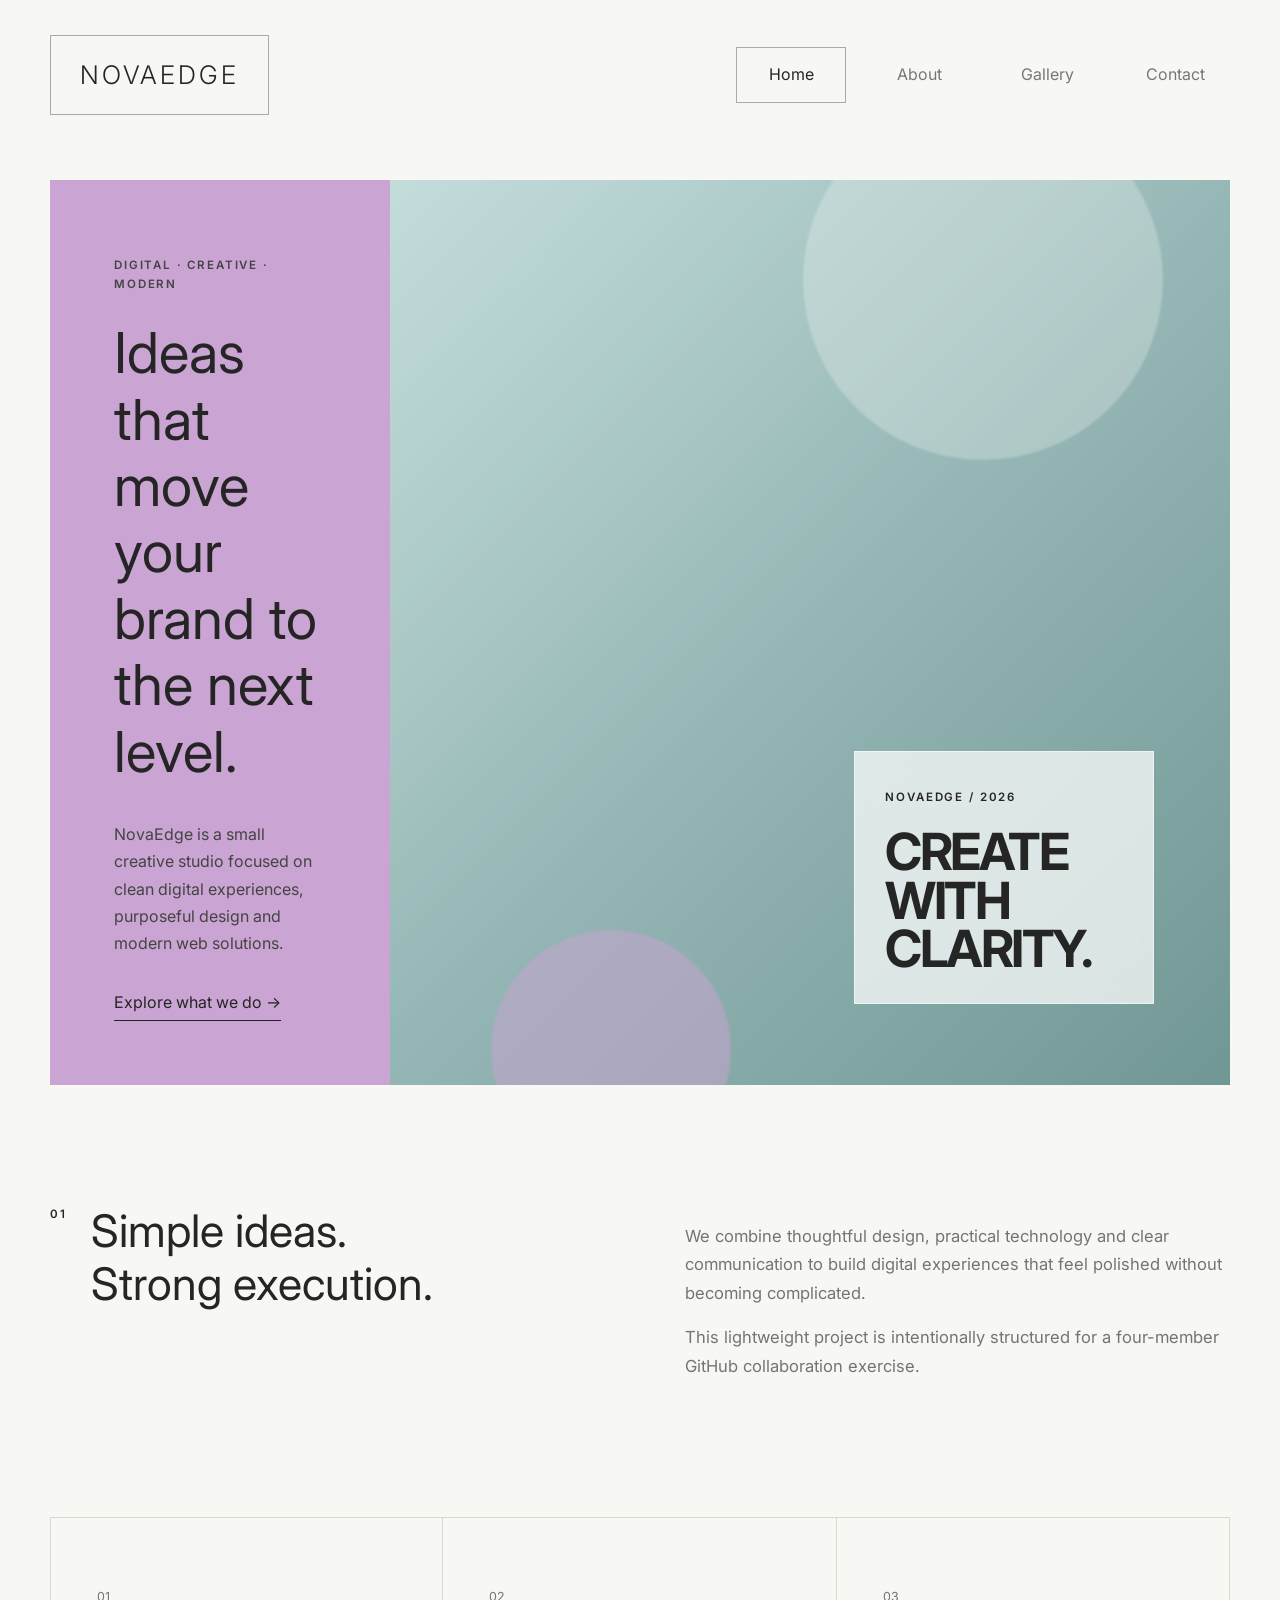
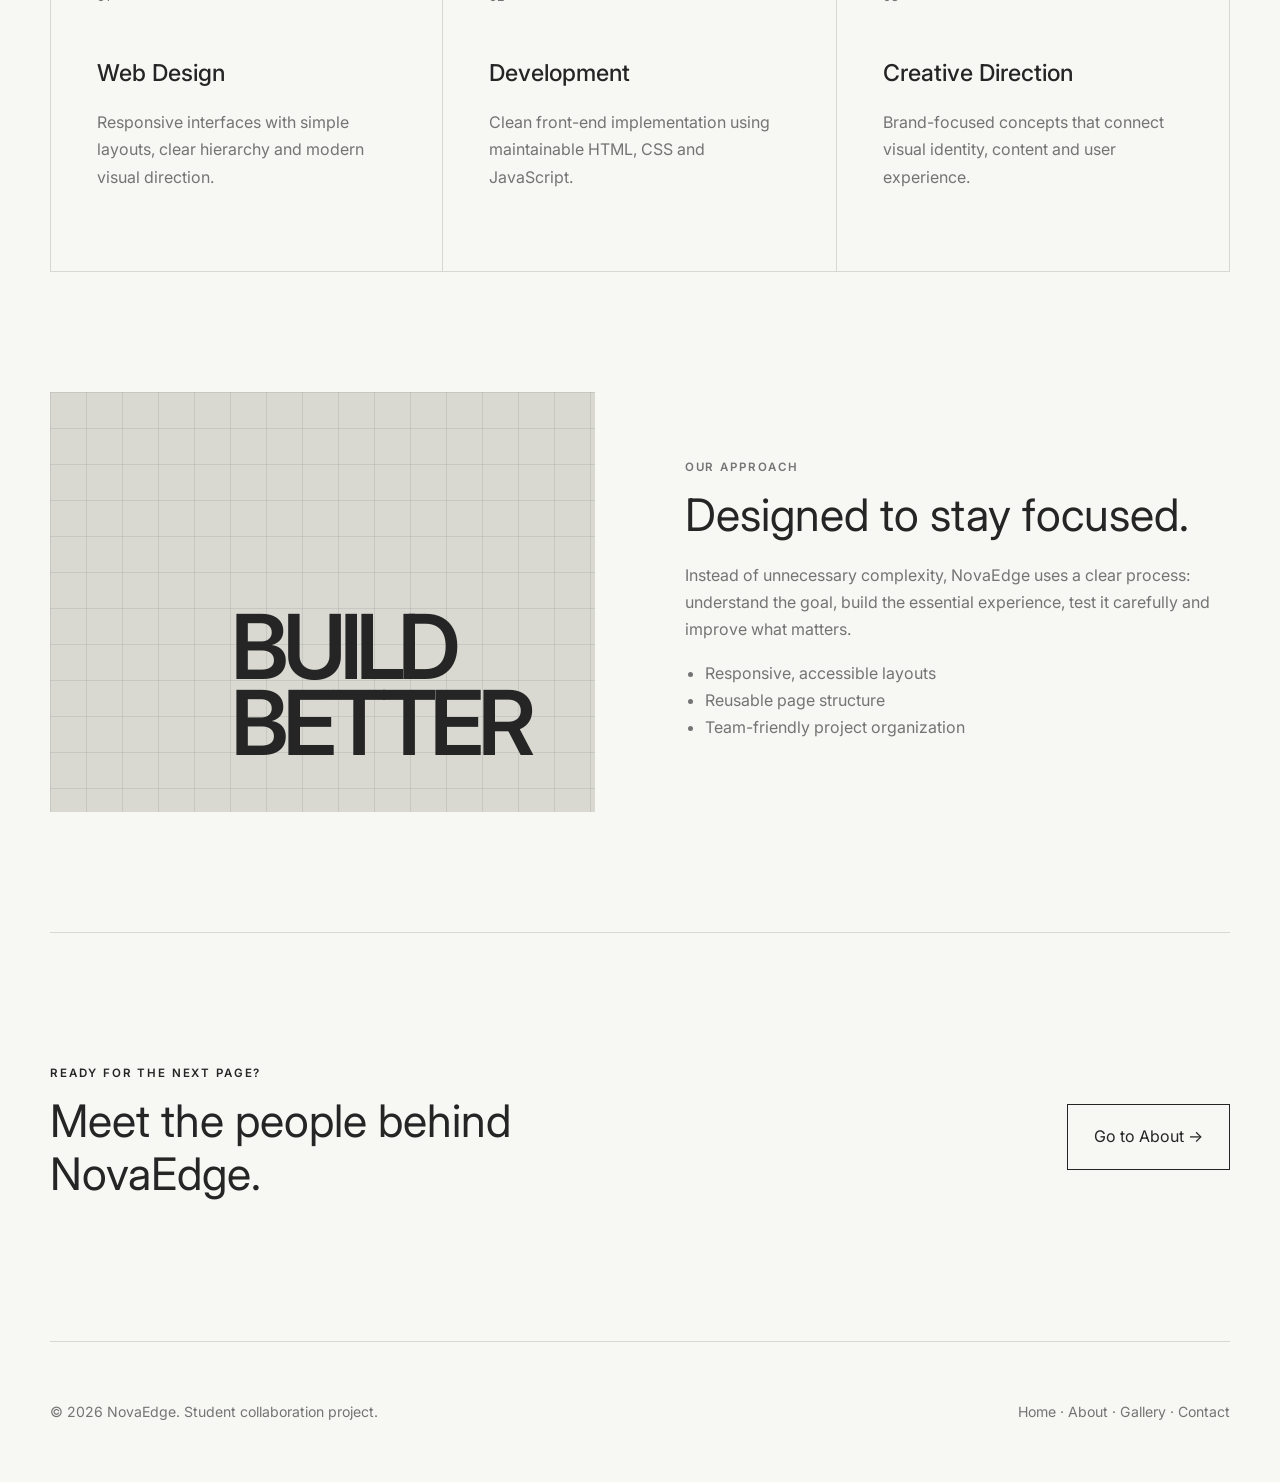
<file: index.html>
<!DOCTYPE html>
<html lang="en">
<head>
  <meta charset="UTF-8" />
  <meta name="viewport" content="width=device-width, initial-scale=1.0" />
  <meta name="description" content="NovaEdge - modern digital and creative agency" />
  <title>NovaEdge | Home</title>
  <link rel="preconnect" href="https://fonts.googleapis.com">
  <link rel="preconnect" href="https://fonts.gstatic.com" crossorigin>
  <link href="https://fonts.googleapis.com/css2?family=Inter:wght@300;400;500;600&display=swap" rel="stylesheet">
  <link rel="stylesheet" href="css/style.css" />
</head>
<body>
  <header class="site-header">
    <a class="brand" href="index.html" aria-label="NovaEdge Home">NOVAEDGE</a>

    <button class="menu-toggle" aria-label="Toggle navigation" aria-expanded="false">
      <span></span><span></span><span></span>
    </button>

    <nav class="nav" aria-label="Primary navigation">
      <a class="active" href="index.html">Home</a>
      <a href="about.html">About</a>
      <a href="gallery.html">Gallery</a>
      <a href="contact.html">Contact</a>
    </nav>
  </header>

  <main>
    <section class="hero section-shell">
      <div class="hero-copy">
        <p class="eyebrow">DIGITAL · CREATIVE · MODERN</p>
        <h1>Ideas that move your brand to the next level.</h1>
        <p>
          NovaEdge is a small creative studio focused on clean digital experiences,
          purposeful design and modern web solutions.
        </p>
        <a class="text-link" href="#services">Explore what we do <span>→</span></a>
      </div>

      <div class="hero-visual" role="img" aria-label="Abstract modern workspace illustration">
        <div class="orb orb-one"></div>
        <div class="orb orb-two"></div>
        <div class="glass-card">
          <span class="mini-label">NOVAEDGE / 2026</span>
          <strong>CREATE<br>WITH<br>CLARITY.</strong>
        </div>
      </div>
    </section>

    <section class="intro section-shell">
      <div class="intro-title">
        <span class="section-number">01</span>
        <h2>Simple ideas.<br>Strong execution.</h2>
      </div>
      <div class="intro-copy">
        <p>
          We combine thoughtful design, practical technology and clear communication
          to build digital experiences that feel polished without becoming complicated.
        </p>
        <p>
          This lightweight project is intentionally structured for a four-member GitHub
          collaboration exercise.
        </p>
      </div>
    </section>

    <section class="services section-shell" id="services">
      <article class="service-card">
        <span>01</span>
        <h3>Web Design</h3>
        <p>Responsive interfaces with simple layouts, clear hierarchy and modern visual direction.</p>
      </article>

      <article class="service-card">
        <span>02</span>
        <h3>Development</h3>
        <p>Clean front-end implementation using maintainable HTML, CSS and JavaScript.</p>
      </article>

      <article class="service-card">
        <span>03</span>
        <h3>Creative Direction</h3>
        <p>Brand-focused concepts that connect visual identity, content and user experience.</p>
      </article>
    </section>

    <section class="feature section-shell">
      <div class="feature-visual">
        <div class="feature-grid"></div>
        <div class="feature-badge">BUILD<br>BETTER</div>
      </div>
      <div class="feature-copy">
        <p class="eyebrow">OUR APPROACH</p>
        <h2>Designed to stay focused.</h2>
        <p>
          Instead of unnecessary complexity, NovaEdge uses a clear process: understand the goal,
          build the essential experience, test it carefully and improve what matters.
        </p>
        <ul>
          <li>Responsive, accessible layouts</li>
          <li>Reusable page structure</li>
          <li>Team-friendly project organization</li>
        </ul>
      </div>
    </section>

    <section class="cta section-shell">
      <div>
        <p class="eyebrow">READY FOR THE NEXT PAGE?</p>
        <h2>Meet the people behind NovaEdge.</h2>
      </div>
      <a class="cta-button" href="about.html">Go to About <span>→</span></a>
    </section>
  </main>

  <footer class="site-footer section-shell">
    <p>© <span id="year"></span> NovaEdge. Student collaboration project.</p>
    <p>Home · About · Gallery · Contact</p>
  </footer>

  <script src="js/main.js"></script>
</body>
</html>
</file>
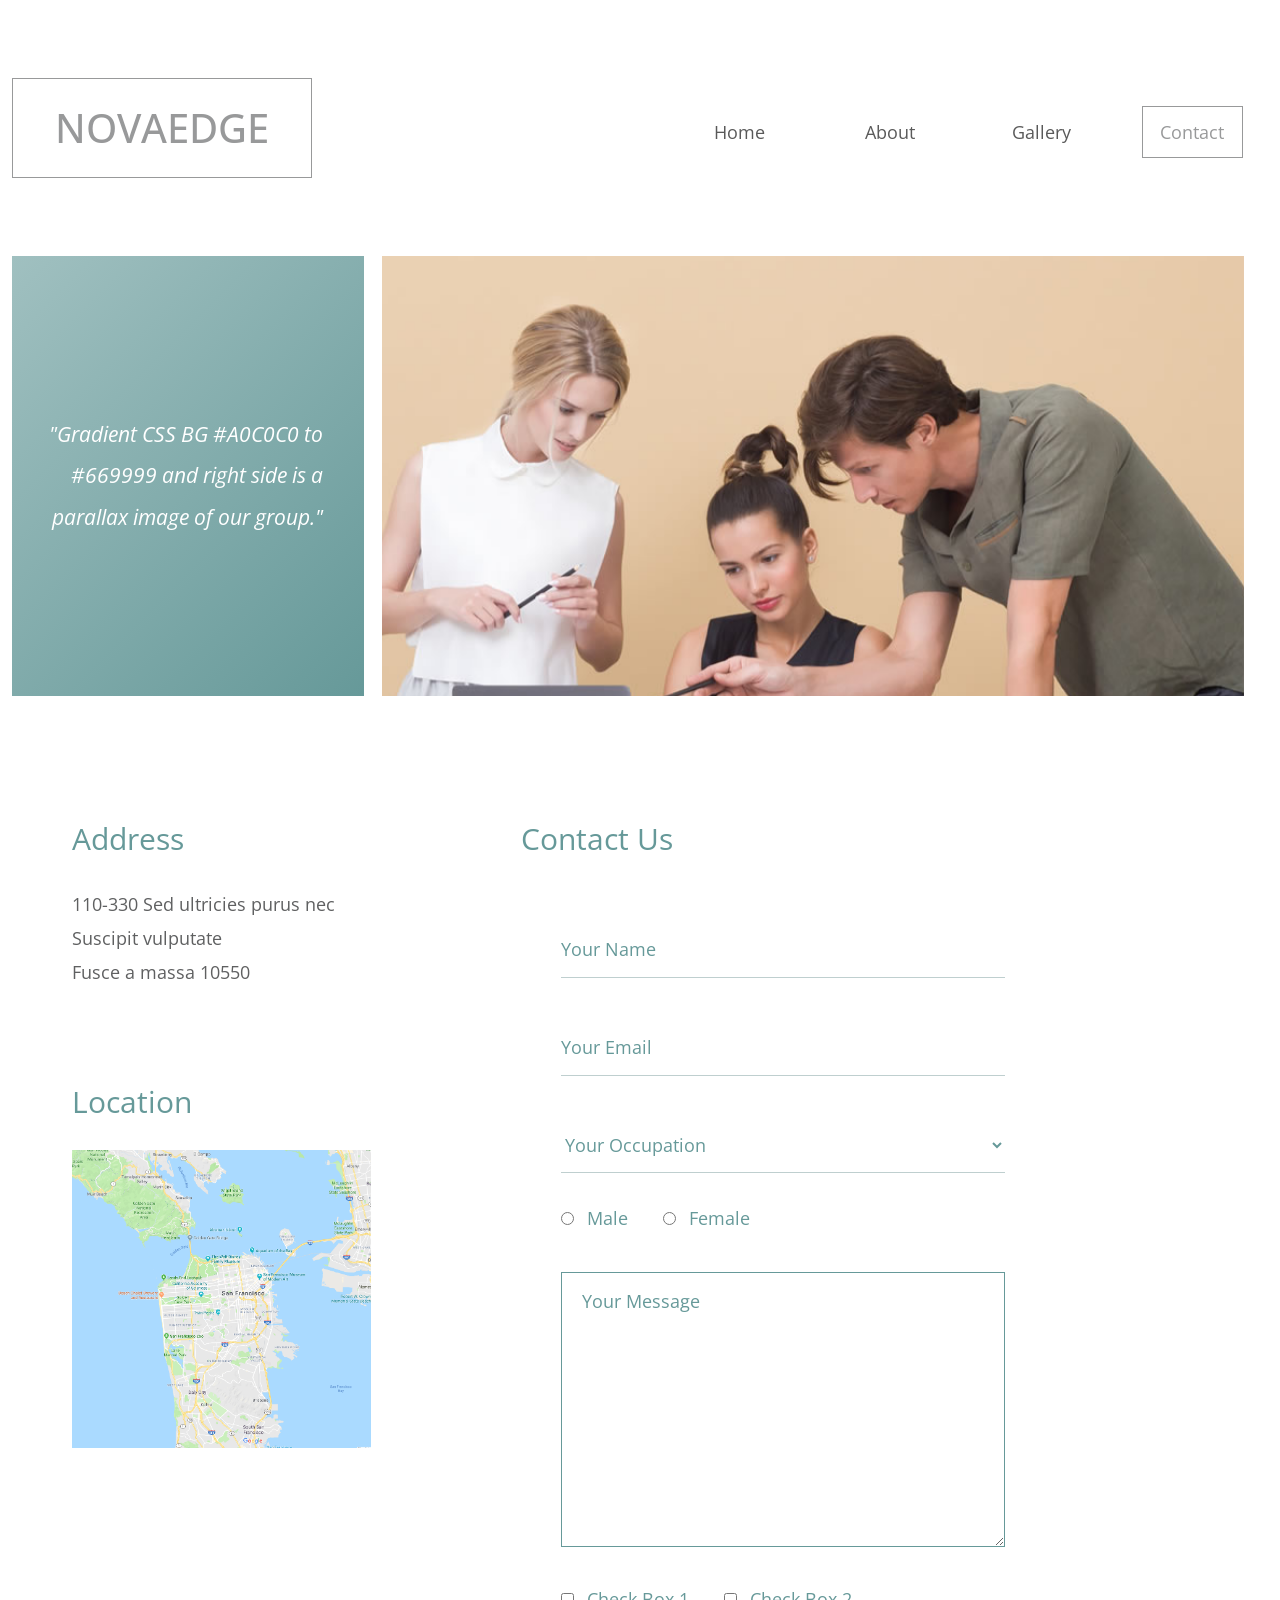
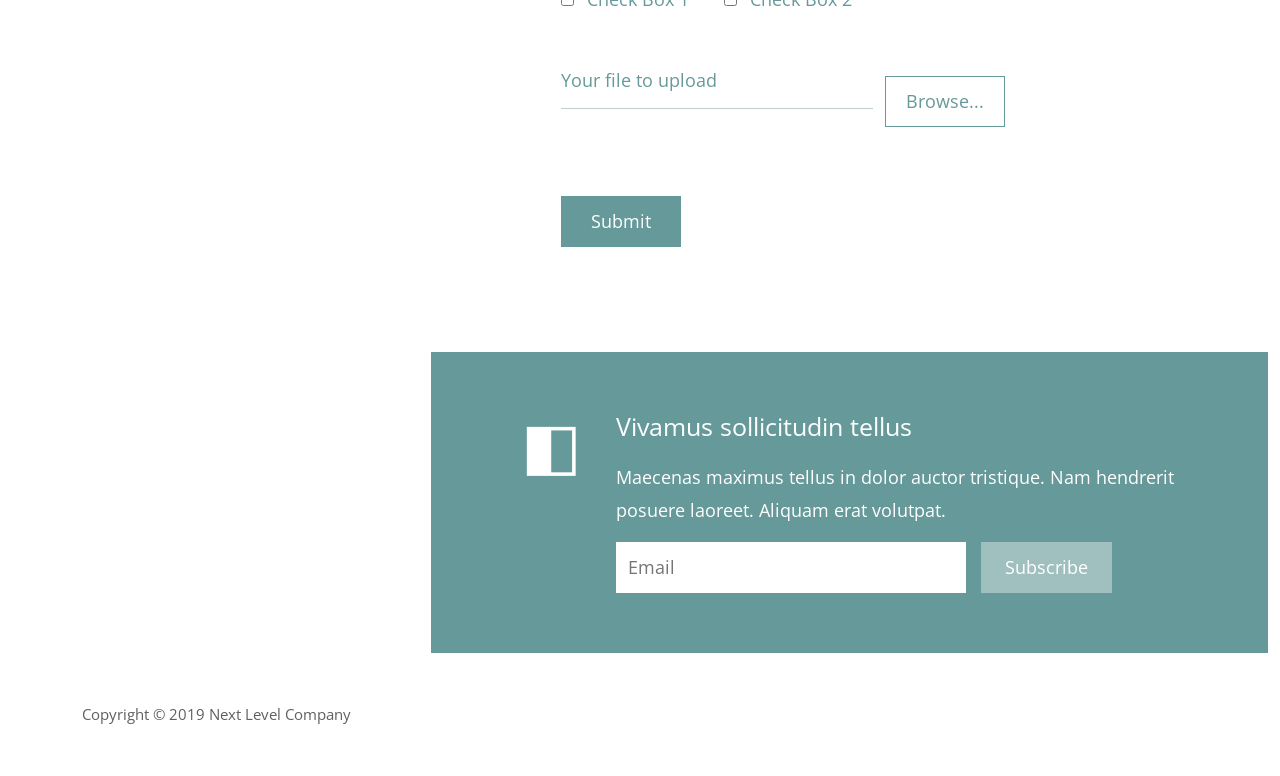
<file: contact-page/contact.html>
<!DOCTYPE html>
<html lang="en">

<head>
    <meta charset="UTF-8" />
    <meta name="viewport" content="width=device-width, initial-scale=1.0" />
    <title>NovaEdge - Contact</title>

    <link rel="preconnect" href="https://fonts.googleapis.com">
    <link href="https://fonts.googleapis.com/css2?family=Open+Sans:wght@400;600&display=swap" rel="stylesheet">
    <link href="https://cdn.jsdelivr.net/npm/bootstrap@5.0.2/dist/css/bootstrap.min.css" rel="stylesheet"
        integrity="sha384-EVSTQN3/azprG1Anm3QDgpJLIm9Nao0Yz1ztcQTwFspd3yD65VohhpuuCOmLASjC" crossorigin="anonymous">
    <link rel="stylesheet" href="css/style.css" />
</head>

<body>
    <div class="container-fluid">

        <div class="row topbar-brand-row">
            <div class="col-lg-4 col-10">
                <div class="topbar-brand-container">
                    <div class="topbar-brand-text">
                        <h1 class="text-uppercase topbar-brand-name">NovaEdge</h1>
                    </div>
                </div>
            </div>
            <div class="col-lg-8 col-2 topbar-nav-col">
                <div class="topbar-nav">
                    <nav class="navbar navbar-expand-lg navbar-light topbar-navbar">
                        <button class="navbar-toggler" type="button" data-toggle="collapse" data-target="#navbarNav"
                            aria-controls="navbarNav" aria-expanded="false" aria-label="Toggle navigation">
                            <span class="navbar-toggler-icon"></span>
                        </button>
                        <div class="collapse navbar-collapse" id="navbarNav">
                            <ul class="navbar-nav ml-auto mr-0">
                                <li class="nav-item">
                                    <div class="topbar-nav-link-highlight">
                                        <a class="nav-link" href="index.html">Home</a>
                                    </div>
                                </li>
                                <li class="nav-item">
                                    <div class="topbar-nav-link-highlight">
                                        <a class="nav-link" href="about.html">About</a>
                                    </div>
                                </li>
                                <li class="nav-item">
                                    <div class="topbar-nav-link-highlight">
                                        <a class="nav-link" href="gallery.html">Gallery</a>
                                    </div>
                                </li>
                                <li class="nav-item active">
                                    <div class="topbar-nav-link-highlight">
                                        <a class="nav-link" href="contact.html">Contact</a>
                                    </div>
                                </li>
                            </ul>
                        </div>
                    </nav>
                </div>
            </div>
        </div>

        <div class="row hero-row">
            <div class="row hero-welcome-row">
                <div class="col-12 hero-page-cols-container">
                    <div class="hero-page-col-left hero-welcome-box hero-bg-gradient">
                        <p class="hero-welcome-text">
                            <em>
                                "Gradient CSS BG #A0C0C0 to #669999 and right side is a
                                parallax image of our
                                group."
                            </em>
                        </p>
                    </div>
                    <div class="hero-image">
                        <div class="hero-image-parallax">
                            <img src="img/contact-us.jpg" alt="">
                        </div>
                    </div>
                </div>
            </div>
        </div>

        <main class="contact-section">

            <aside class="contact-info">
                <div class="address">
                    <h2>Address</h2>
                    <p>
                        110-330 Sed ultricies purus nec<br>
                        Suscipit vulputate<br>
                        Fusce a massa 10550
                    </p>
                </div>

                <div>
                    <h2>Location</h2>
                    <a href="#">
                        <img src="img/map.png" alt="Location map">
                    </a>
                </div>
            </aside>

            <section class="form-area">
                <h2>Contact Us</h2>

                <form id="contactForm">
                    <input type="text" placeholder="Your Name" required>
                    <input type="email" placeholder="Your Email" required>

                    <select required>
                        <option value="">Your Occupation</option>
                        <option>Chief Executive</option>
                        <option>Software Architect</option>
                        <option>Project Manager</option>
                        <option>Web Developer</option>
                    </select>

                    <div class="choices">
                        <label><input type="radio" name="gender" value="male"> Male</label>
                        <label><input type="radio" name="gender" value="female"> Female</label>
                    </div>

                    <textarea rows="9" placeholder="Your Message" required></textarea>

                    <div class="choices">
                        <label><input type="checkbox"> Check Box 1</label>
                        <label><input type="checkbox"> Check Box 2</label>
                    </div>

                    <div class="file-row">
                        <input id="fileName" type="text" placeholder="Your file to upload" readonly>
                        <label class="browse-btn">
                            Browse...
                            <input id="fileInput" type="file" hidden>
                        </label>
                    </div>

                    <button type="submit" class="submit-btn">Submit</button>
                </form>
            </section>

        </main>

        <section class="subscribe-section">
            <div class="subscribe-box">
                <div class="rss">◧</div>
                <div>
                    <h3>Vivamus sollicitudin tellus</h3>
                    <p>
                        Maecenas maximus tellus in dolor auctor tristique. Nam hendrerit
                        posuere laoreet. Aliquam erat volutpat.
                    </p>

                    <form class="subscribe-form">
                        <input type="email" placeholder="Email" required>
                        <button>Subscribe</button>
                    </form>
                </div>
            </div>
        </section>

        <footer>
            Copyright © 2019 Next Level Company
        </footer>

    </div>
    <script src="https://cdn.jsdelivr.net/npm/bootstrap@5.0.2/dist/js/bootstrap.bundle.min.js"
        integrity="sha384-MrcW6ZMFYlzcLA8Nl+NtUVF0sA7MsXsP1UyJoMp4YLEuNSfAP+JcXn/tWtIaxVXM"
        crossorigin="anonymous"></script>
    <script src="js/script.js"></script>
</body>

</html>
</file>
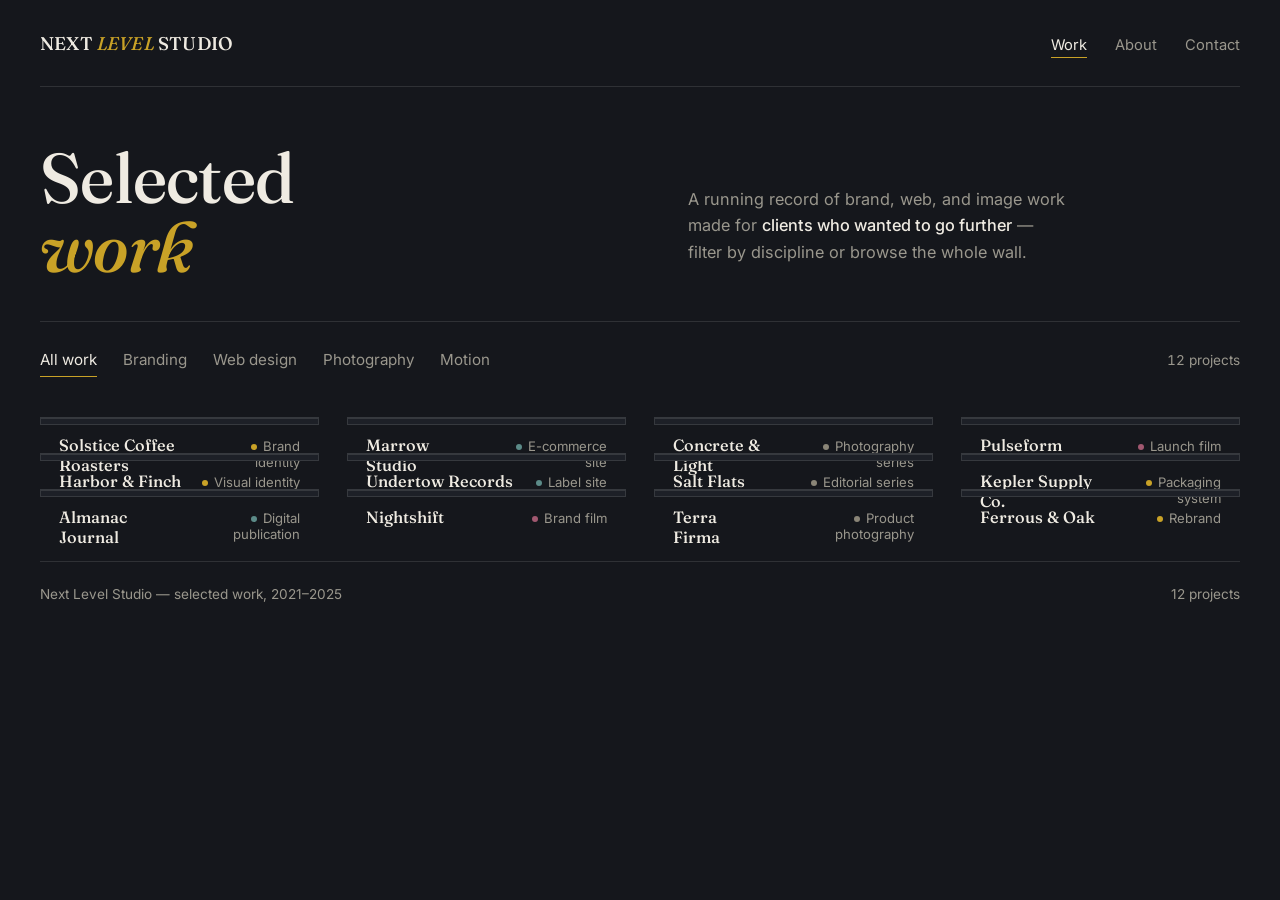
<file: gallery-page/gallery.html>
<!DOCTYPE html>
<html lang="en">
<head>
<meta charset="UTF-8">
<meta name="viewport" content="width=device-width, initial-scale=1, viewport-fit=cover">
<title>Selected Work — Next Level Studio</title>
<link rel="preconnect" href="https://fonts.googleapis.com">
<link rel="preconnect" href="https://fonts.gstatic.com" crossorigin>
<link href="https://fonts.googleapis.com/css2?family=Fraunces:ital,opsz,wght@0,9..144,300;0,9..144,500;0,9..144,600;1,9..144,500&family=Inter:wght@400;500;600&display=swap" rel="stylesheet">
<style>
  /* ================================================================
     THEME TOKENS
     Change colors/fonts for the whole page from right here.
     --brass/--teal/--stone/--rose are the 4 category accent colors
     used to tint each project tile (see [data-cat] rules below).
     ================================================================ */
  :root{
    --ink:#15171c;
    --panel:#1d2027;
    --panel-2:#22252d;
    --paper:#efebe2;
    --muted:#9a978d;
    --line: rgba(239,235,226,0.12);
    --brass:#c9a227;
    --brass-soft: rgba(201,162,39,0.16);
    --teal:#5c8b88;
    --teal-soft: rgba(92,139,136,0.18);
    --rose:#a15870;
    --rose-soft: rgba(161,88,112,0.18);
    --stone:#8a8577;
    --stone-soft: rgba(138,133,119,0.18);
    --radius: 2px;
    color-scheme: dark;
  }

  *{box-sizing:border-box;}
  html,body{margin:0;padding:0;}
  body{
    background:var(--ink);
    color:var(--paper);
    font-family:'Inter', system-ui, sans-serif;
    -webkit-font-smoothing:antialiased;
    padding-top:env(safe-area-inset-top,0px);
    padding-bottom:env(safe-area-inset-bottom,0px);
    overflow-x:hidden;
  }
  html{scroll-padding-top:env(safe-area-inset-top,0px);}

  img,svg{max-width:100%;display:block;}

  a{color:inherit;}

  ::selection{ background:var(--brass); color:#15171c; }

  /* ---------- layout shell ---------- */
  .shell{
    max-width:1280px;
    margin:0 auto;
    padding: 32px 40px 120px;
  }

  /* ---------- top bar ---------- */
  .topbar{
    display:flex;
    align-items:baseline;
    justify-content:space-between;
    flex-wrap:wrap;
    gap:16px;
    padding-bottom:28px;
    border-bottom:1px solid var(--line);
  }
  .wordmark{
    font-family:'Fraunces', serif;
    font-weight:500;
    font-size:1.15rem;
    letter-spacing:0.01em;
  }
  .wordmark span{ color:var(--brass); font-style:italic; font-weight:500; }

  nav.top-nav{ display:flex; gap:28px; font-size:0.92rem; }
  nav.top-nav a{
    text-decoration:none;
    color:var(--muted);
    position:relative;
    padding-bottom:4px;
  }
  nav.top-nav a[aria-current="page"]{ color:var(--paper); }
  nav.top-nav a[aria-current="page"]::after{
    content:"";
    position:absolute; left:0; right:0; bottom:0;
    height:1px; background:var(--brass);
  }
  nav.top-nav a:hover{ color:var(--paper); }

  /* ---------- header / masthead ---------- */
  .masthead{
    display:grid;
    grid-template-columns: 1.1fr 1fr;
    gap:40px;
    padding:56px 0 40px;
    border-bottom:1px solid var(--line);
    align-items:end;
  }
  h1.headline{
    font-family:'Fraunces', serif;
    font-weight:500;
    font-size:clamp(2.6rem, 6vw, 4.4rem);
    line-height:0.98;
    margin:0;
    letter-spacing:-0.01em;
  }
  h1.headline em{
    font-style:italic;
    font-weight:500;
    color:var(--brass);
  }
  .masthead-copy{
    font-size:1.02rem;
    line-height:1.6;
    color:var(--muted);
    max-width:38ch;
  }
  .masthead-copy strong{ color:var(--paper); font-weight:500; }

  /* ---------- filter bar ---------- */
  .filter-row{
    display:flex;
    align-items:center;
    justify-content:space-between;
    flex-wrap:wrap;
    gap:16px;
    padding:22px 0 40px;
  }
  .filters{
    display:flex;
    gap:26px;
    flex-wrap:wrap;
    list-style:none;
    margin:0; padding:0;
  }
  .filters button{
    background:none;
    border:none;
    color:var(--muted);
    font-family:'Inter', sans-serif;
    font-size:0.95rem;
    cursor:pointer;
    padding:6px 0 8px;
    position:relative;
    transition:color .25s ease;
  }
  .filters button::after{
    content:"";
    position:absolute; left:0; bottom:0;
    height:1px; width:0;
    background:var(--brass);
    transition:width .3s cubic-bezier(.4,0,.2,1);
  }
  .filters button:hover{ color:var(--paper); }
  .filters button.active{ color:var(--paper); }
  .filters button.active::after{ width:100%; }
  .filters button:focus-visible, nav.top-nav a:focus-visible{
    outline:1px solid var(--brass);
    outline-offset:4px;
  }
  .count{
    font-size:0.85rem;
    color:var(--muted);
    font-variant-numeric: tabular-nums;
  }

  /* ---------- masonry grid ----------
     grid-auto-rows is a small 8px "unit". Each .tile is stretched
     across N of these units via inline "grid-row-end: span N", which
     is calculated in JS (see resizeGridItem()). This is what lets
     tiles of different heights sit in a true masonry wall instead of
     a uniform equal-height card grid.
  */
  .grid{
    display:grid;
    grid-template-columns: repeat(auto-fill, minmax(240px, 1fr));
    grid-auto-rows: 8px;
    gap:28px;
  }

  /* Entrance animation: each tile fades/rises in once on load or on
     filter change. The stagger delay (--d) is set per-tile in JS. */
  .tile{
    position:relative;
    background:var(--panel);
    border:1px solid var(--line);
    cursor:pointer;
    opacity:0;
    transform:translateY(18px);
    animation: rise .6s cubic-bezier(.19,1,.22,1) forwards;
    animation-delay:var(--d, 0s);
  }
  .tile:focus-visible{ outline:1px solid var(--brass); outline-offset:3px; }

  @keyframes rise{
    to{ opacity:1; transform:translateY(0); }
  }

  .tile-inner{ display:flex; flex-direction:column; height:100%; }

  .artwork{
    position:relative;
    width:100%;
    overflow:hidden;
    background:
      radial-gradient(120% 140% at 15% 15%, var(--duo-a) 0%, transparent 55%),
      radial-gradient(120% 140% at 90% 90%, var(--duo-b) 0%, transparent 60%),
      var(--panel-2);
  }
  .artwork::before{
    content:"";
    position:absolute; inset:0;
    background-image:url("data:image/svg+xml;utf8,<svg xmlns='http://www.w3.org/2000/svg'><filter id='n'><feTurbulence type='fractalNoise' baseFrequency='0.85' numOctaves='2' stitchTiles='stitch'/></filter><rect width='100%25' height='100%25' filter='url(%23n)'/></svg>");
    opacity:0.06;
    mix-blend-mode:overlay;
    pointer-events:none;
  }
  .mono{
    position:absolute;
    inset:0;
    display:flex;
    align-items:center;
    justify-content:center;
    font-family:'Fraunces', serif;
    font-weight:300;
    font-size:22%;
    letter-spacing:-0.02em;
    color:rgba(239,235,226,0.9);
    transition:transform .6s cubic-bezier(.19,1,.22,1);
  }
  .artwork{ aspect-ratio: var(--ar, 4/3); }
  .mono{ font-size: clamp(2.6rem, 22%, 6rem); }

  /* corner registration ticks, appear on hover */
  .tick{
    position:absolute;
    width:14px; height:14px;
    border:1px solid rgba(239,235,226,0.55);
    opacity:0;
    transition:opacity .35s ease, transform .35s ease;
  }
  .tick.tl{ top:12px; left:12px; border-right:none; border-bottom:none; transform:translate(-4px,-4px); }
  .tick.br{ bottom:12px; right:12px; border-left:none; border-top:none; transform:translate(4px,4px); }

  .caption{
    padding:16px 18px 18px;
    border-top:1px solid var(--line);
    display:flex;
    align-items:baseline;
    justify-content:space-between;
    gap:12px;
  }
  .caption .name{
    font-family:'Fraunces', serif;
    font-weight:500;
    font-size:1.02rem;
  }
  .caption .type{
    font-size:0.82rem;
    color:var(--muted);
    text-align:right;
  }

  .tile:hover .mono, .tile:focus-visible .mono{ transform:scale(1.08); }
  .tile:hover .tick, .tile:focus-visible .tick{ opacity:1; }
  .tile:hover, .tile:focus-visible{ border-color:rgba(239,235,226,0.3); }

  .tile[data-cat="branding"]{ --duo-a:var(--brass-soft); --duo-b: rgba(201,162,39,0.05); }
  .tile[data-cat="web"]{ --duo-a:var(--teal-soft); --duo-b: rgba(92,139,136,0.05); }
  .tile[data-cat="photo"]{ --duo-a:var(--stone-soft); --duo-b: rgba(138,133,119,0.05); }
  .tile[data-cat="motion"]{ --duo-a:var(--rose-soft); --duo-b: rgba(161,88,112,0.05); }

  .tag-dot{
    display:inline-block;
    width:6px; height:6px;
    border-radius:50%;
    margin-right:6px;
    position:relative; top:-1px;
  }
  .tile[data-cat="branding"] .tag-dot{ background:var(--brass); }
  .tile[data-cat="web"] .tag-dot{ background:var(--teal); }
  .tile[data-cat="photo"] .tag-dot{ background:var(--stone); }
  .tile[data-cat="motion"] .tag-dot{ background:var(--rose); }

  .hidden-item{ display:none !important; }

  /* ---------- lightbox ---------- */
  .lightbox{
    position:fixed; inset:0;
    background:rgba(11,12,15,0.92);
    display:flex;
    align-items:center;
    justify-content:center;
    padding: max(24px, env(safe-area-inset-top,0px)) 24px max(24px, env(safe-area-inset-bottom,0px));
    opacity:0;
    pointer-events:none;
    transition:opacity .35s ease;
    z-index:100;
  }
  .lightbox.open{ opacity:1; pointer-events:auto; }

  .lb-panel{
    width:min(920px, 100%);
    max-height:100%;
    overflow:auto;
    background:var(--panel);
    border:1px solid var(--line);
    display:grid;
    grid-template-columns: 1.1fr 1fr;
    transform:scale(.96) translateY(10px);
    transition:transform .4s cubic-bezier(.19,1,.22,1);
  }
  .lightbox.open .lb-panel{ transform:scale(1) translateY(0); }

  .lb-art{
    position:relative;
    min-height:280px;
    background:
      radial-gradient(120% 140% at 15% 15%, var(--duo-a) 0%, transparent 55%),
      radial-gradient(120% 140% at 90% 90%, var(--duo-b) 0%, transparent 60%),
      var(--panel-2);
  }
  .lb-art .mono{ font-size:clamp(3.5rem, 12vw, 6.5rem); }
  .lb-art::before{
    content:"";
    position:absolute; inset:0;
    background-image:url("data:image/svg+xml;utf8,<svg xmlns='http://www.w3.org/2000/svg'><filter id='n'><feTurbulence type='fractalNoise' baseFrequency='0.85' numOctaves='2' stitchTiles='stitch'/></filter><rect width='100%25' height='100%25' filter='url(%23n)'/></svg>");
    opacity:0.06; mix-blend-mode:overlay; pointer-events:none;
  }

  .lb-body{
    padding:36px 34px;
    display:flex;
    flex-direction:column;
    gap:18px;
  }
  .lb-eyebrow{
    font-size:0.82rem;
    color:var(--muted);
    display:flex; align-items:center; gap:10px;
  }
  .lb-title{
    font-family:'Fraunces', serif;
    font-weight:500;
    font-size:1.7rem;
    line-height:1.15;
    margin:0;
  }
  .lb-type{ color:var(--muted); font-size:0.95rem; }
  .lb-desc{ font-size:0.98rem; line-height:1.65; color:#dcd8cd; }
  .lb-meta{
    margin-top:auto;
    padding-top:18px;
    border-top:1px solid var(--line);
    display:flex; justify-content:space-between;
    font-size:0.85rem; color:var(--muted);
  }

  .lb-close{
    position:absolute; top:18px; right:18px;
    background:none; border:1px solid var(--line);
    width:36px; height:36px;
    color:var(--paper);
    cursor:pointer;
    font-size:1.1rem;
    line-height:1;
    display:flex; align-items:center; justify-content:center;
    transition:border-color .2s ease, transform .2s ease;
  }
  .lb-close:hover{ border-color:var(--brass); transform:rotate(90deg); }

  .lb-nav{
    position:absolute; top:50%; transform:translateY(-50%);
    background:rgba(21,23,28,0.6);
    border:1px solid var(--line);
    color:var(--paper);
    width:42px; height:42px;
    cursor:pointer;
    font-size:1.1rem;
    display:flex; align-items:center; justify-content:center;
    transition:border-color .2s ease, background .2s ease;
  }
  .lb-nav:hover{ border-color:var(--brass); background:rgba(21,23,28,0.85); }
  .lb-prev{ left:-56px; }
  .lb-next{ right:-56px; }

  @media (max-width: 960px){
    .lb-nav{ display:none; }
  }
  @media (max-width: 760px){
    .shell{ padding:24px 20px 90px; }
    .masthead{ grid-template-columns:1fr; gap:20px; padding:36px 0 28px; }
    .lb-panel{ grid-template-columns:1fr; }
    .lb-art{ min-height:200px; }
  }

  footer{
    border-top:1px solid var(--line);
    margin-top:64px;
    padding-top:24px;
    display:flex; justify-content:space-between; flex-wrap:wrap; gap:10px;
    font-size:0.85rem; color:var(--muted);
  }

  @media (prefers-reduced-motion: reduce){
    .tile{ animation:none; opacity:1; transform:none; }
    .mono, .tick, .filters button::after, .lb-panel, .lightbox{ transition:none !important; }
  }
</style>
</head>
<body>

<div class="shell">

  <div class="topbar">
    <div class="wordmark">NEXT <span>LEVEL</span> STUDIO</div>
    <nav class="top-nav" aria-label="Primary">
      <a href="#" aria-current="page">Work</a>
      <a href="#">About</a>
      <a href="#">Contact</a>
    </nav>
  </div>

  <header class="masthead">
    <h1 class="headline">Selected<br><em>work</em></h1>
    <p class="masthead-copy">A running record of brand, web, and image work made for <strong>clients who wanted to go further</strong> — filter by discipline or browse the whole wall.</p>
  </header>

  <div class="filter-row">
    <ul class="filters" role="tablist" aria-label="Filter work by category">
      <li><button class="active" data-filter="all">All work</button></li>
      <li><button data-filter="branding">Branding</button></li>
      <li><button data-filter="web">Web design</button></li>
      <li><button data-filter="photo">Photography</button></li>
      <li><button data-filter="motion">Motion</button></li>
    </ul>
    <span class="count" id="itemCount"></span>
  </div>

  <section class="grid" id="grid" aria-live="polite"></section>

  <footer>
    <span>Next Level Studio — selected work, 2021–2025</span>
    <span>12 projects</span>
  </footer>

</div>

<div class="lightbox" id="lightbox" role="dialog" aria-modal="true" aria-label="Project detail">
  <button class="lb-nav lb-prev" id="lbPrev" aria-label="Previous project">&#8592;</button>
  <div class="lb-panel">
    <div class="lb-art" id="lbArt">
      <div class="mono" id="lbMono"></div>
    </div>
    <div class="lb-body">
      <button class="lb-close" id="lbClose" aria-label="Close">&times;</button>
      <div class="lb-eyebrow"><span class="tag-dot" id="lbDot"></span><span id="lbCat"></span></div>
      <h2 class="lb-title" id="lbTitle"></h2>
      <div class="lb-type" id="lbType"></div>
      <p class="lb-desc" id="lbDesc"></p>
      <div class="lb-meta">
        <span id="lbClient"></span>
        <span id="lbYear"></span>
      </div>
    </div>
  </div>
  <button class="lb-nav lb-next" id="lbNext" aria-label="Next project">&#8594;</button>
</div>

<script>
(function(){
  /* ================================================================
     PROJECT DATA
     This is the ONLY place you need to edit to change the gallery's
     content — add, remove, or edit objects here and the grid,
     filters, and lightbox all update automatically.

     category : must be one of "branding" | "web" | "photo" | "motion"
                (controls both the filter button and the tile color)
     mono     : 1-2 letters shown as the tile's placeholder artwork
     ar       : aspect-ratio of the artwork box, e.g. "4/3", "1/1"
     ================================================================ */
  const projects = [
    { id:1, client:"Solstice Coffee Roasters", type:"Brand identity", category:"branding", label:"Branding", mono:"SC", year:"2024", ar:"3/4",
      desc:"A mark built around the moment light hits the roaster — warm gradients standing in for a name most regulars just say in one syllable." },
    { id:2, client:"Marrow Studio", type:"E-commerce site", category:"web", label:"Web design", mono:"MS", year:"2023", ar:"4/3",
      desc:"A furniture maker's catalog rebuilt around texture and grain, with a checkout that stays out of the way." },
    { id:3, client:"Concrete & Light", type:"Photography series", category:"photo", label:"Photography", mono:"CL", year:"2024", ar:"2/3",
      desc:"Twelve buildings shot at the same hour of morning, when the shadows do most of the drawing." },
    { id:4, client:"Pulseform", type:"Launch film", category:"motion", label:"Motion", mono:"PF", year:"2025", ar:"16/9",
      desc:"A ninety-second film introducing a wearable that reads breath instead of steps." },
    { id:5, client:"Harbor & Finch", type:"Visual identity", category:"branding", label:"Branding", mono:"HF", year:"2022", ar:"1/1",
      desc:"Two founders, one boat repair yard, and a mark that had to survive salt water and vinyl signage equally well." },
    { id:6, client:"Undertow Records", type:"Label site", category:"web", label:"Web design", mono:"UR", year:"2023", ar:"4/5",
      desc:"A record label's back catalog turned into something you can actually browse by ear." },
    { id:7, client:"Salt Flats", type:"Editorial series", category:"photo", label:"Photography", mono:"SF", year:"2021", ar:"16/9",
      desc:"A week in Utah spent waiting for the light to flatten the horizon into a single line." },
    { id:8, client:"Kepler Supply Co.", type:"Packaging system", category:"branding", label:"Branding", mono:"KS", year:"2024", ar:"1/1",
      desc:"A modular label system that lets one small pantry brand look right at any shelf height." },
    { id:9, client:"Almanac Journal", type:"Digital publication", category:"web", label:"Web design", mono:"AJ", year:"2025", ar:"2/3",
      desc:"A quarterly essay journal rebuilt for long reading, with a typeface chosen for its footnotes as much as its headlines." },
    { id:10, client:"Nightshift", type:"Brand film", category:"motion", label:"Motion", mono:"NS", year:"2022", ar:"4/3",
      desc:"A short film for an all-night diner chain, shot entirely between one and four in the morning." },
    { id:11, client:"Terra Firma", type:"Product photography", category:"photo", label:"Photography", mono:"TF", year:"2023", ar:"3/4",
      desc:"Ceramic tableware photographed the way a geologist might document rock — by weight and by break." },
    { id:12, client:"Ferrous & Oak", type:"Rebrand", category:"branding", label:"Branding", mono:"FO", year:"2025", ar:"1/1",
      desc:"A twenty-year-old hardware chain earns a mark that finally looks as sturdy as its inventory." }
  ];

  const grid = document.getElementById('grid');
  const countEl = document.getElementById('itemCount');
  let currentFilter = 'all';
  let visibleList = [];

  // Builds the HTML string for one gallery tile from a project object.
  // "i" is the tile's position in the current filtered list, used
  // to stagger each tile's entrance animation (--d).
  function tileMarkup(p, i){
    return `
      <article class="tile" data-cat="${p.category}" data-id="${p.id}" style="--d:${(i*0.05).toFixed(2)}s" tabindex="0" role="button" aria-label="View ${p.client} — ${p.type}">
        <div class="tile-inner">
          <div class="artwork" style="--ar:${p.ar}">
            <div class="mono">${p.mono}</div>
            <span class="tick tl"></span>
            <span class="tick br"></span>
          </div>
          <div class="caption">
            <span class="name">${p.client}</span>
            <span class="type"><span class="tag-dot"></span>${p.type}</span>
          </div>
        </div>
      </article>
    `;
  }

  // Rebuilds the entire grid for the given filter ("all", "branding",
  // "web", "photo", or "motion"). Called on page load and every time
  // a filter tab is clicked — rebuilding from scratch is what lets
  // the entrance animation replay each time the filter changes.
  function renderGrid(filter){
    currentFilter = filter;
    const list = filter === 'all' ? projects : projects.filter(p => p.category === filter);
    visibleList = list; // used by the lightbox for prev/next navigation

    grid.innerHTML = list.map(tileMarkup).join('');
    countEl.textContent = list.length + (list.length === 1 ? ' project' : ' projects');

    // Click OR keyboard (Enter/Space) opens the lightbox — keeps the
    // gallery usable without a mouse.
    grid.querySelectorAll('.tile').forEach(tile => {
      tile.addEventListener('click', () => openLightbox(Number(tile.dataset.id)));
      tile.addEventListener('keydown', e => {
        if(e.key === 'Enter' || e.key === ' '){
          e.preventDefault();
          openLightbox(Number(tile.dataset.id));
        }
      });
    });

    // Wait two animation frames so the browser has actually laid out
    // the new tiles before we measure their heights for the masonry.
    requestAnimationFrame(() => requestAnimationFrame(resizeAllGridItems));
  }

  // THE MASONRY TRICK:
  // Measures how tall one tile's real content is, then converts that
  // height into a number of 8px grid rows and tells the tile to span
  // that many rows. Repeat for every tile and the grid naturally
  // packs tiles of different heights without gaps.
  function resizeGridItem(item){
    const rowHeight = parseInt(window.getComputedStyle(grid).getPropertyValue('grid-auto-rows'));
    const rowGap = parseInt(window.getComputedStyle(grid).getPropertyValue('gap')) || 28;
    const content = item.querySelector('.tile-inner');
    const span = Math.ceil((content.getBoundingClientRect().height + rowGap) / (rowHeight + rowGap));
    item.style.gridRowEnd = 'span ' + span;
  }

  function resizeAllGridItems(){
    grid.querySelectorAll('.tile').forEach(resizeGridItem);
  }

  // Recalculate the masonry layout when the window is resized
  // (tile widths change → wrapped text height changes → row spans
  // need updating). Debounced by 120ms so it doesn't run on every
  // pixel while the user is dragging the window edge.
  window.addEventListener('resize', () => {
    clearTimeout(window.__rzT);
    window.__rzT = setTimeout(resizeAllGridItems, 120);
  });

  // Wire up the 5 filter tabs (All work / Branding / Web design /
  // Photography / Motion). data-filter on each button matches a
  // "category" value in the projects array above.
  document.querySelectorAll('.filters button').forEach(btn => {
    btn.addEventListener('click', () => {
      document.querySelectorAll('.filters button').forEach(b => b.classList.remove('active'));
      btn.classList.add('active');
      renderGrid(btn.dataset.filter);
    });
  });

  /* ---------- lightbox ---------- */
  const lightbox = document.getElementById('lightbox');
  const lbArt = document.getElementById('lbArt');
  const lbMono = document.getElementById('lbMono');
  const lbTitle = document.getElementById('lbTitle');
  const lbType = document.getElementById('lbType');
  const lbDesc = document.getElementById('lbDesc');
  const lbClient = document.getElementById('lbClient');
  const lbYear = document.getElementById('lbYear');
  const lbCat = document.getElementById('lbCat');
  const lbDot = document.getElementById('lbDot');
  const lbClose = document.getElementById('lbClose');
  const lbPrev = document.getElementById('lbPrev');
  const lbNext = document.getElementById('lbNext');

  // activeIndex tracks position within visibleList (the CURRENTLY
  // filtered set) so prev/next only cycle through what's on screen.
  // lastFocused remembers which tile was clicked so keyboard focus
  // returns to it when the lightbox closes (accessibility).
  let activeIndex = -1;
  let lastFocused = null;

  const dotColor = { branding:'var(--brass)', web:'var(--teal)', photo:'var(--stone)', motion:'var(--rose)' };
  const duoA = { branding:'var(--brass-soft)', web:'var(--teal-soft)', photo:'var(--stone-soft)', motion:'var(--rose-soft)' };

  function fillLightbox(p){
    lbMono.textContent = p.mono;
    lbArt.style.setProperty('--duo-a', duoA[p.category]);
    lbArt.style.setProperty('--duo-b', 'transparent');
    lbTitle.textContent = p.client;
    lbType.textContent = p.type;
    lbDesc.textContent = p.desc;
    lbClient.textContent = 'Client — ' + p.client;
    lbYear.textContent = p.year;
    lbCat.textContent = p.label;
    lbDot.style.background = dotColor[p.category];
  }

  // Opens the lightbox for a given project id, remembers what had
  // focus before, and starts listening for keyboard shortcuts.
  function openLightbox(id){
    activeIndex = visibleList.findIndex(p => p.id === id);
    if(activeIndex === -1) return;
    lastFocused = document.activeElement;
    fillLightbox(visibleList[activeIndex]);
    lightbox.classList.add('open');
    lbClose.focus();
    document.addEventListener('keydown', onKey);
  }

  function closeLightbox(){
    lightbox.classList.remove('open');
    document.removeEventListener('keydown', onKey); // stop listening once closed
    if(lastFocused) lastFocused.focus(); // return keyboard focus to the tile
  }

  // Moves to the next (dir=1) or previous (dir=-1) project, wrapping
  // around at both ends so Next on the last item loops to the first.
  function step(dir){
    if(visibleList.length === 0) return;
    activeIndex = (activeIndex + dir + visibleList.length) % visibleList.length;
    fillLightbox(visibleList[activeIndex]);
  }

  // Keyboard shortcuts while the lightbox is open: Esc closes it,
  // ← / → move between projects. Only attached while open (see
  // openLightbox/closeLightbox) so it doesn't interfere elsewhere.
  function onKey(e){
    if(e.key === 'Escape') closeLightbox();
    if(e.key === 'ArrowRight') step(1);
    if(e.key === 'ArrowLeft') step(-1);
  }

  lbClose.addEventListener('click', closeLightbox);
  lbPrev.addEventListener('click', () => step(-1));
  lbNext.addEventListener('click', () => step(1));
  lightbox.addEventListener('click', e => { if(e.target === lightbox) closeLightbox(); });

  renderGrid('all');
})();
</script>

</body>
</html>
</file>
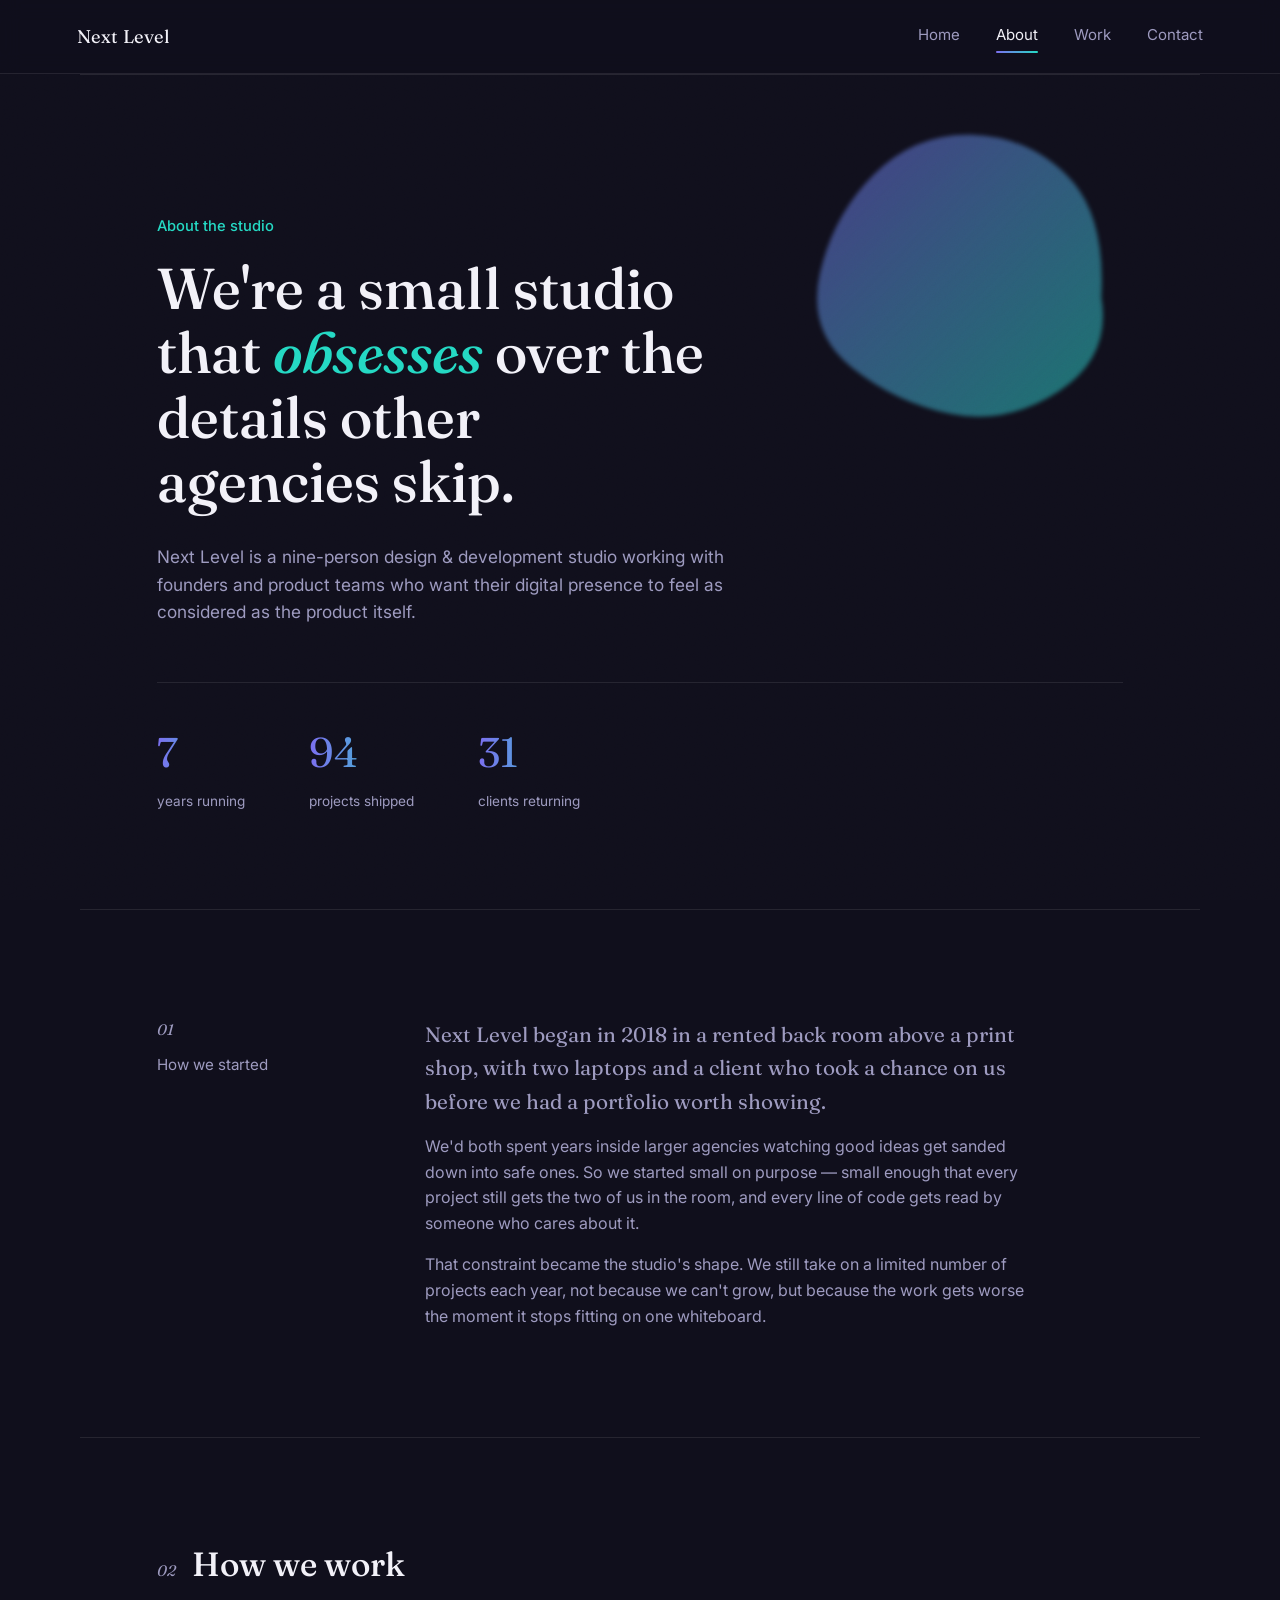
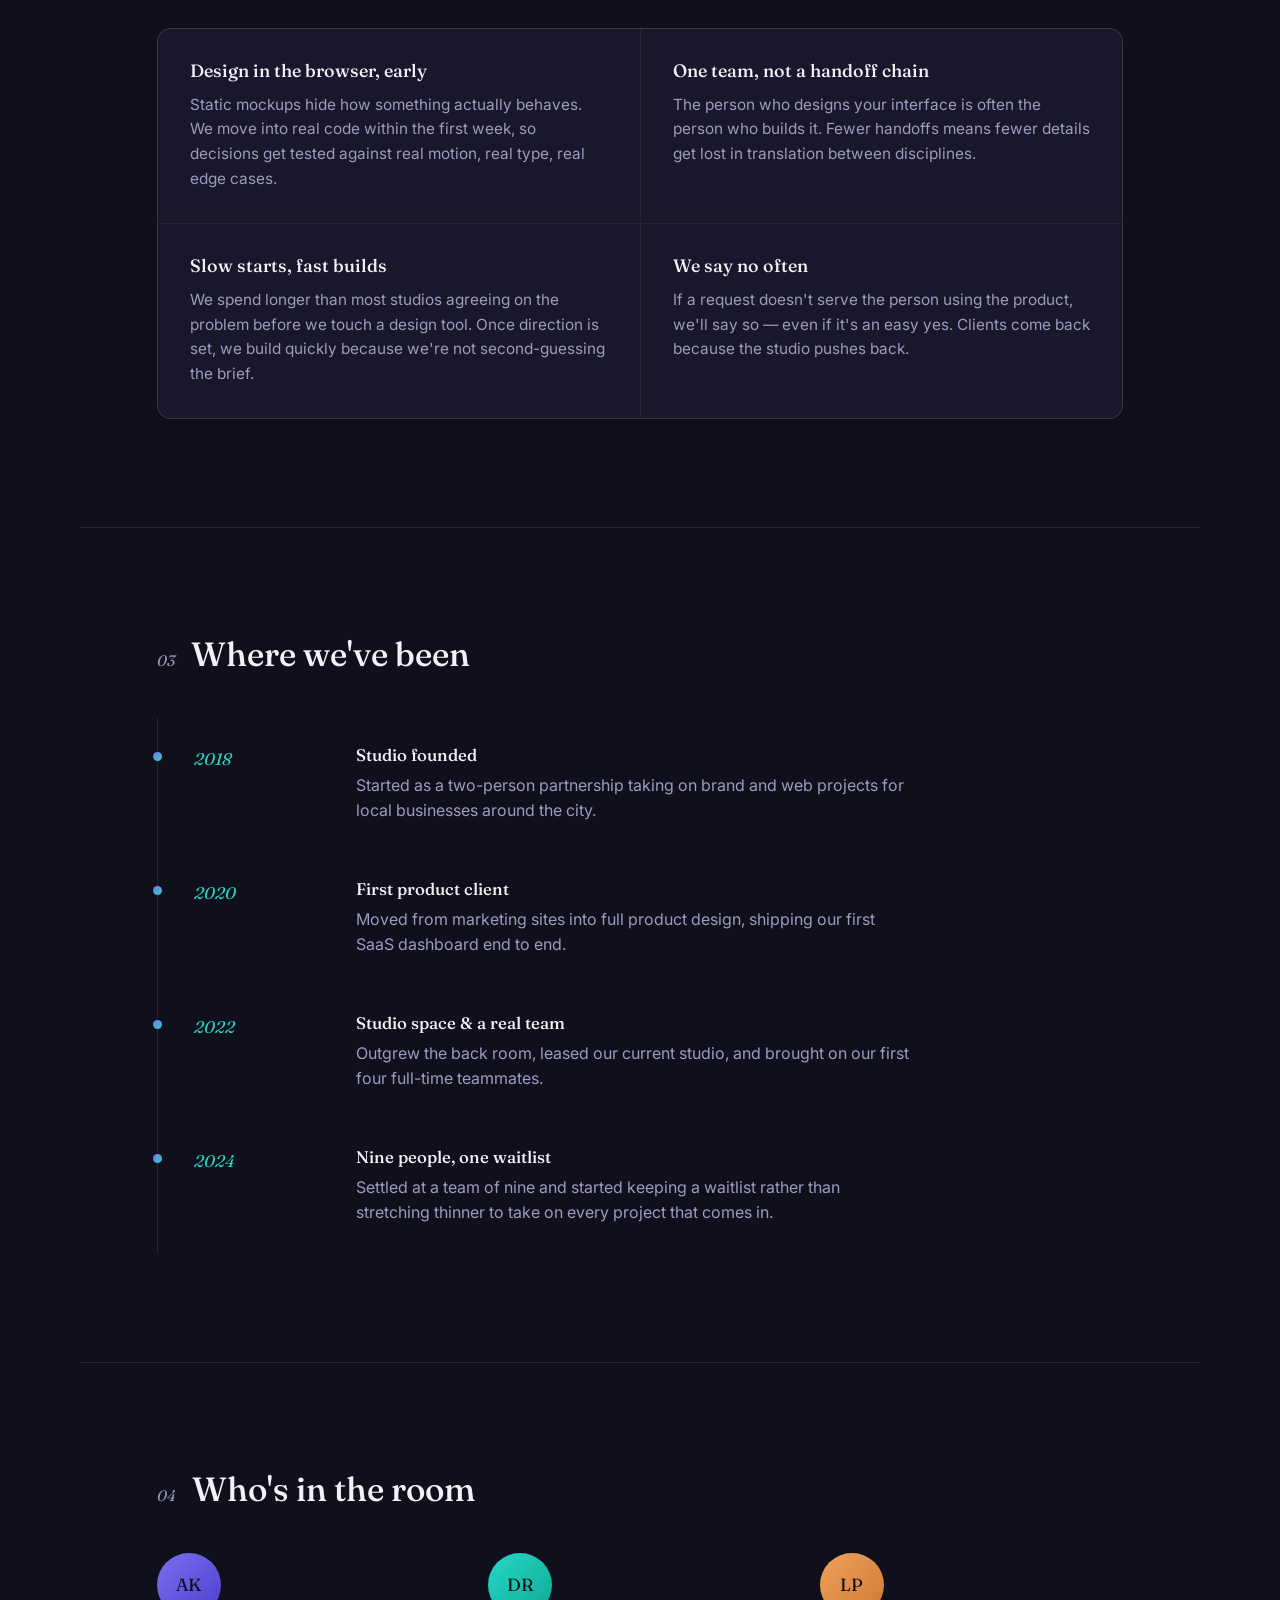
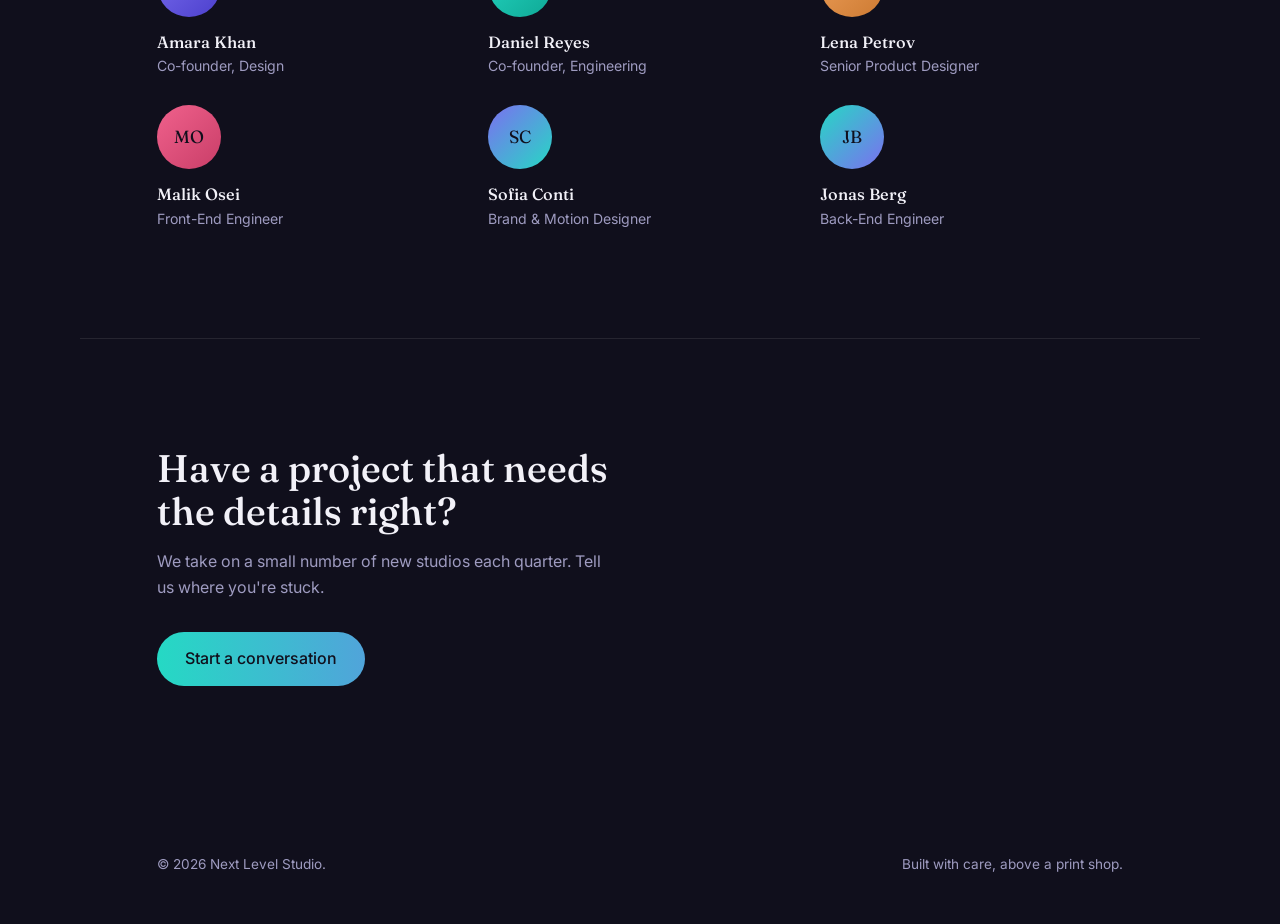
<file: nextlevel-about/about.html>
<!DOCTYPE html>
<html lang="en">
<head>
<meta charset="UTF-8">
<meta name="viewport" content="width=device-width, initial-scale=1.0">
<title>About — Next Level Studio</title>
<link rel="preconnect" href="https://fonts.googleapis.com">
<link rel="preconnect" href="https://fonts.gstatic.com" crossorigin>
<link href="https://fonts.googleapis.com/css2?family=Fraunces:ital,opsz,wght@0,9..144,300;0,9..144,500;0,9..144,600;1,9..144,500&family=Inter:wght@400;500;600&display=swap" rel="stylesheet">
<link rel="stylesheet" href="css/about.css">
</head>
<body>

<div class="grain"></div>

<header class="site-header">
  <a href="index.html" class="brand">Next Level</a>
  <nav class="main-nav">
    <a href="index.html">Home</a>
    <a href="about.html" class="is-active">About</a>
    <a href="portfolio.html">Work</a>
    <a href="contact.html">Contact</a>
  </nav>
  <button class="nav-toggle" aria-label="Toggle menu" aria-expanded="false">
    <span></span><span></span><span></span>
  </button>
</header>

<main>

  <!-- HERO -->
  <section class="hero">
    <div class="hero-blob" aria-hidden="true">
      <svg viewBox="0 0 600 600" xmlns="http://www.w3.org/2000/svg">
        <path class="blob-path" fill="url(#blobGradient)">
          <animate attributeName="d" dur="14s" repeatCount="indefinite"
            values="
              M421,313Q437,376,381,412Q325,448,266,436Q207,424,157,388Q107,352,120,289Q133,226,175,180Q217,134,278,132Q339,130,383,171Q427,212,421,313Z;
              M427,296Q423,362,367,401Q311,440,250,428Q189,416,148,371Q107,326,124,266Q141,206,190,169Q239,132,296,143Q353,154,391,197Q429,240,427,296Z;
              M421,313Q437,376,381,412Q325,448,266,436Q207,424,157,388Q107,352,120,289Q133,226,175,180Q217,134,278,132Q339,130,383,171Q427,212,421,313Z
            "/>
        </path>
        <defs>
          <linearGradient id="blobGradient" x1="0%" y1="0%" x2="100%" y2="100%">
            <stop offset="0%" stop-color="#7C6FF0"/>
            <stop offset="100%" stop-color="#25D9C4"/>
          </linearGradient>
        </defs>
      </svg>
    </div>

    <p class="hero-eyebrow">About the studio</p>
    <h1 class="hero-title">
      We're a small studio that <em>obsesses</em> over the details other agencies skip.
    </h1>
    <p class="hero-lede">
      Next Level is a nine-person design &amp; development studio working with founders and
      product teams who want their digital presence to feel as considered as the product itself.
    </p>

    <div class="hero-stats">
      <div class="stat">
        <span class="stat-number" data-count="7">0</span>
        <span class="stat-label">years running</span>
      </div>
      <div class="stat">
        <span class="stat-number" data-count="94">0</span>
        <span class="stat-label">projects shipped</span>
      </div>
      <div class="stat">
        <span class="stat-number" data-count="31">0</span>
        <span class="stat-label">clients returning</span>
      </div>
    </div>
  </section>

  <!-- STORY -->
  <section class="story reveal">
    <div class="story-label">
      <span class="story-index">01</span>
      <span>How we started</span>
    </div>
    <div class="story-body">
      <p class="story-lead">
        Next Level began in 2018 in a rented back room above a print shop, with two laptops
        and a client who took a chance on us before we had a portfolio worth showing.
      </p>
      <p>
        We'd both spent years inside larger agencies watching good ideas get sanded down into
        safe ones. So we started small on purpose — small enough that every project still gets
        the two of us in the room, and every line of code gets read by someone who cares about it.
      </p>
      <p>
        That constraint became the studio's shape. We still take on a limited number of projects
        each year, not because we can't grow, but because the work gets worse the moment it stops
        fitting on one whiteboard.
      </p>
    </div>
  </section>

  <!-- APPROACH -->
  <section class="approach reveal">
    <div class="section-heading">
      <span class="story-index">02</span>
      <h2>How we work</h2>
    </div>
    <div class="approach-grid">
      <article class="approach-card">
        <h3>Design in the browser, early</h3>
        <p>Static mockups hide how something actually behaves. We move into real code within the
        first week, so decisions get tested against real motion, real type, real edge cases.</p>
      </article>
      <article class="approach-card">
        <h3>One team, not a handoff chain</h3>
        <p>The person who designs your interface is often the person who builds it. Fewer handoffs
        means fewer details get lost in translation between disciplines.</p>
      </article>
      <article class="approach-card">
        <h3>Slow starts, fast builds</h3>
        <p>We spend longer than most studios agreeing on the problem before we touch a design tool.
        Once direction is set, we build quickly because we're not second-guessing the brief.</p>
      </article>
      <article class="approach-card">
        <h3>We say no often</h3>
        <p>If a request doesn't serve the person using the product, we'll say so — even if it's an
        easy yes. Clients come back because the studio pushes back.</p>
      </article>
    </div>
  </section>

  <!-- TIMELINE -->
  <section class="timeline reveal">
    <div class="section-heading">
      <span class="story-index">03</span>
      <h2>Where we've been</h2>
    </div>
    <ol class="timeline-list">
      <li class="timeline-item">
        <span class="timeline-year">2018</span>
        <div class="timeline-content">
          <h3>Studio founded</h3>
          <p>Started as a two-person partnership taking on brand and web projects for local
          businesses around the city.</p>
        </div>
      </li>
      <li class="timeline-item">
        <span class="timeline-year">2020</span>
        <div class="timeline-content">
          <h3>First product client</h3>
          <p>Moved from marketing sites into full product design, shipping our first SaaS
          dashboard end to end.</p>
        </div>
      </li>
      <li class="timeline-item">
        <span class="timeline-year">2022</span>
        <div class="timeline-content">
          <h3>Studio space &amp; a real team</h3>
          <p>Outgrew the back room, leased our current studio, and brought on our first four
          full-time teammates.</p>
        </div>
      </li>
      <li class="timeline-item">
        <span class="timeline-year">2024</span>
        <div class="timeline-content">
          <h3>Nine people, one waitlist</h3>
          <p>Settled at a team of nine and started keeping a waitlist rather than stretching
          thinner to take on every project that comes in.</p>
        </div>
      </li>
    </ol>
  </section>

  <!-- TEAM -->
  <section class="team reveal">
    <div class="section-heading">
      <span class="story-index">04</span>
      <h2>Who's in the room</h2>
    </div>
    <div class="team-grid">
      <article class="team-card">
        <div class="team-avatar" style="--a:#7C6FF0; --b:#4B3FCC;">AK</div>
        <h3>Amara Khan</h3>
        <p class="team-role">Co-founder, Design</p>
      </article>
      <article class="team-card">
        <div class="team-avatar" style="--a:#25D9C4; --b:#0FA895;">DR</div>
        <h3>Daniel Reyes</h3>
        <p class="team-role">Co-founder, Engineering</p>
      </article>
      <article class="team-card">
        <div class="team-avatar" style="--a:#F0A15C; --b:#CC7A32;">LP</div>
        <h3>Lena Petrov</h3>
        <p class="team-role">Senior Product Designer</p>
      </article>
      <article class="team-card">
        <div class="team-avatar" style="--a:#F0618C; --b:#C93E68;">MO</div>
        <h3>Malik Osei</h3>
        <p class="team-role">Front-End Engineer</p>
      </article>
      <article class="team-card">
        <div class="team-avatar" style="--a:#7C6FF0; --b:#25D9C4;">SC</div>
        <h3>Sofia Conti</h3>
        <p class="team-role">Brand &amp; Motion Designer</p>
      </article>
      <article class="team-card">
        <div class="team-avatar" style="--a:#25D9C4; --b:#7C6FF0;">JB</div>
        <h3>Jonas Berg</h3>
        <p class="team-role">Back-End Engineer</p>
      </article>
    </div>
  </section>

  <!-- CTA -->
  <section class="cta reveal">
    <h2>Have a project that needs the details right?</h2>
    <p>We take on a small number of new studios each quarter. Tell us where you're stuck.</p>
    <a href="contact.html" class="cta-button">Start a conversation</a>
  </section>

</main>

<footer class="site-footer">
  <span>&copy; 2026 Next Level Studio.</span>
  <span>Built with care, above a print shop.</span>
</footer>

<script src="js/about.js"></script>
</body>
</html>
</file>
<file: css/style.css>
* {
  box-sizing: border-box;
}

:root {
  --bg: #f7f7f4;
  --ink: #252525;
  --muted: #747474;
  --line: #d8d8d2;
  --soft: #ecece6;
  --accent: #caa4d2;
  --accent-2: #a6c8c6;
}

html {
  scroll-behavior: smooth;
}

body {
  margin: 0;
  font-family: "Inter", Arial, sans-serif;
  color: var(--ink);
  background: var(--bg);
  line-height: 1.7;
}

a {
  color: inherit;
}

.section-shell,
.site-header {
  width: min(1180px, calc(100% - 48px));
  margin-inline: auto;
}

.site-header {
  min-height: 150px;
  display: flex;
  align-items: center;
  justify-content: space-between;
  gap: 40px;
}

.brand {
  border: 1px solid #aaa;
  padding: 17px 29px;
  text-decoration: none;
  letter-spacing: .11em;
  font-size: clamp(1.25rem, 2vw, 2rem);
  font-weight: 300;
}

.nav {
  display: flex;
  align-items: center;
  gap: 18px;
}

.nav a {
  min-width: 110px;
  padding: 13px 17px;
  text-align: center;
  text-decoration: none;
  color: #777;
  border: 1px solid transparent;
  transition: .2s ease;
}

.nav a:hover,
.nav a.active {
  border-color: #aaa;
  color: var(--ink);
}

.menu-toggle {
  display: none;
  border: 0;
  background: transparent;
  padding: 8px;
}

.menu-toggle span {
  display: block;
  width: 27px;
  height: 2px;
  margin: 5px 0;
  background: var(--ink);
}

.hero {
  display: grid;
  grid-template-columns: .72fr 1.78fr;
  min-height: 470px;
  margin-top: 30px;
}

.hero-copy {
  background: var(--accent);
  padding: clamp(34px, 5vw, 70px);
  display: flex;
  flex-direction: column;
  justify-content: center;
}

.eyebrow,
.section-number,
.mini-label {
  font-size: .72rem;
  letter-spacing: .16em;
  font-weight: 600;
}

.hero-copy h1,
.intro h2,
.feature h2,
.cta h2 {
  font-weight: 400;
  line-height: 1.18;
  margin: 14px 0 20px;
}

.hero-copy h1 {
  font-size: clamp(2rem, 4.4vw, 4.6rem);
}

.hero-copy p {
  color: #444;
  max-width: 42ch;
}

.text-link {
  margin-top: 16px;
  text-decoration: none;
  width: max-content;
  padding-bottom: 4px;
  border-bottom: 1px solid currentColor;
}

.hero-visual {
  position: relative;
  overflow: hidden;
  min-height: 470px;
  background:
    linear-gradient(135deg, rgba(255,255,255,.16), transparent 50%),
    linear-gradient(135deg, #b8d6d4, #719795);
}

.orb {
  position: absolute;
  border-radius: 50%;
  filter: blur(1px);
}

.orb-one {
  width: 360px;
  height: 360px;
  right: 8%;
  top: -80px;
  background: rgba(255,255,255,.26);
}

.orb-two {
  width: 240px;
  height: 240px;
  left: 12%;
  bottom: -85px;
  background: rgba(202,164,210,.52);
}

.glass-card {
  position: absolute;
  right: 9%;
  bottom: 9%;
  width: min(300px, 70%);
  padding: 30px;
  background: rgba(255,255,255,.72);
  backdrop-filter: blur(12px);
  border: 1px solid rgba(255,255,255,.55);
}

.glass-card strong {
  display: block;
  margin-top: 18px;
  font-size: clamp(2rem, 4vw, 4rem);
  line-height: .95;
  letter-spacing: -.05em;
}

.intro,
.feature,
.cta {
  display: grid;
  grid-template-columns: 1fr 1fr;
  gap: clamp(36px, 7vw, 100px);
  padding-block: 120px;
  border-bottom: 1px solid var(--line);
}

.intro-title {
  display: grid;
  grid-template-columns: auto 1fr;
  gap: 24px;
  align-items: start;
}

.intro h2,
.feature h2,
.cta h2 {
  font-size: clamp(2rem, 3.5vw, 3.5rem);
  margin-top: 0;
}

.intro-copy {
  color: var(--muted);
  font-size: 1.04rem;
}

.services {
  display: grid;
  grid-template-columns: repeat(3, 1fr);
  border-bottom: 1px solid var(--line);
}

.service-card {
  padding: 64px 46px;
  min-height: 300px;
  border-right: 1px solid var(--line);
}

.service-card:first-child {
  border-left: 1px solid var(--line);
}

.service-card span {
  color: var(--muted);
  font-size: .78rem;
}

.service-card h3 {
  margin: 45px 0 14px;
  font-size: 1.45rem;
  font-weight: 500;
}

.service-card p {
  color: var(--muted);
}

.feature {
  align-items: center;
}

.feature-visual {
  min-height: 420px;
  position: relative;
  overflow: hidden;
  background: #d9d9d2;
}

.feature-grid {
  position: absolute;
  inset: 0;
  background-image:
    linear-gradient(rgba(0,0,0,.08) 1px, transparent 1px),
    linear-gradient(90deg, rgba(0,0,0,.08) 1px, transparent 1px);
  background-size: 36px 36px;
}

.feature-badge {
  position: absolute;
  right: 12%;
  bottom: 12%;
  font-size: clamp(3rem, 7vw, 6rem);
  line-height: .85;
  font-weight: 600;
  letter-spacing: -.07em;
}

.feature-copy p,
.feature-copy li {
  color: var(--muted);
}

.feature-copy ul {
  padding-left: 20px;
}

.cta {
  align-items: center;
}

.cta-button {
  justify-self: end;
  text-decoration: none;
  border: 1px solid var(--ink);
  padding: 18px 26px;
  transition: .2s ease;
}

.cta-button:hover {
  background: var(--ink);
  color: white;
}

.site-footer {
  min-height: 140px;
  display: flex;
  justify-content: space-between;
  align-items: center;
  gap: 20px;
  color: var(--muted);
  font-size: .88rem;
}

@media (max-width: 820px) {
  .site-header {
    min-height: 110px;
    position: relative;
  }

  .menu-toggle {
    display: block;
    cursor: pointer;
  }

  .nav {
    display: none;
    position: absolute;
    z-index: 10;
    top: 86px;
    right: 0;
    width: min(280px, 85vw);
    padding: 14px;
    background: var(--bg);
    border: 1px solid var(--line);
    flex-direction: column;
  }

  .nav.open {
    display: flex;
  }

  .nav a {
    width: 100%;
  }

  .hero,
  .intro,
  .feature,
  .cta {
    grid-template-columns: 1fr;
  }

  .hero {
    margin-top: 12px;
  }

  .hero-visual {
    min-height: 360px;
  }

  .services {
    grid-template-columns: 1fr;
  }

  .service-card {
    border-left: 1px solid var(--line);
    border-bottom: 1px solid var(--line);
  }

  .intro,
  .feature,
  .cta {
    padding-block: 78px;
  }

  .cta-button {
    justify-self: start;
  }

  .site-footer {
    padding-block: 35px;
    flex-direction: column;
    align-items: flex-start;
  }
}

@media (max-width: 520px) {
  .section-shell,
  .site-header {
    width: min(100% - 28px, 1180px);
  }

  .brand {
    padding: 12px 18px;
    font-size: 1.1rem;
  }

  .hero-copy {
    padding: 36px 26px;
  }

  .hero-copy h1 {
    font-size: 2.5rem;
  }

  .glass-card {
    right: 7%;
    bottom: 7%;
    padding: 22px;
  }
}
</file>
<file: contact-page/css/style.css>
* {
    box-sizing: border-box;
}

body {
    font-family: "Open Sans", Arial, Helvetica, sans-serif;
    font-size: 18px;
    font-weight: 400;
    overflow-x: hidden;
    padding-top: 78px;
    color: #5f6061;
}

.container-fluid {
    max-width: 1430px;
    margin: auto;
}

.topbar-brand-row {
    padding-bottom: 30px;
}

.topbar-brand-name {
    color: #98999a;
    width: 300px;
    height: 100px;
    border: 1px solid #98999a;
    display: flex;
    align-items: center;
    justify-content: center;
}

.topbar-nav-col {
    display: flex;
    align-items: center;
    justify-content: flex-end;
}

.navbar-expand-lg .navbar-nav .nav-link {
    width: 101px;
    height: 52px;
    border: 1px solid transparent;
    text-align: center;
    margin-left: 25px;
    margin-right: 25px;
    display: flex;
    justify-content: center;
    align-items: center;
}

.navbar-light .navbar-nav .nav-item.active .nav-link {
    border: 1px solid #98999a;
    color: #98999a;
}

button {
    transition: all 0.3s ease;
}

ul {
    margin: 0;
    padding: 0;
}

.hero-row {
    padding-bottom: 30px;
}

.hero-welcome-row {
    padding-top: 40px;
    padding-bottom: 30px;
}

.hero-page-cols-container {
    display: flex;
    justify-content: space-between;
}

.hero-welcome-box {
    height: 440px;
    display: flex;
    align-items: center;
    justify-content: center;
}

.hero-bg-gradient {
    background: linear-gradient(135deg, #a0c0c0 0%, #669999 100%);
}

.hero-page-col-left {
    width: 28.56%;
    max-width: 400px;
}

.hero-welcome-text {
    max-width: 320px;
    width: 100%;
    padding: 15px 25px 15px 15px;
    color: white;
    font-size: 1.3rem;
    margin-bottom: 0;
    text-align: right;
}

p {
    line-height: 2;
}

.hero-image {
    width: 70%;
    margin-left: auto;
    margin-right: 0;

}

.hero-image-parallax {
    position: relative;
    min-height: 440px;
    overflow: hidden;
}

.hero-image-parallax img {
    position: absolute;
    left: 0;
    top: 50%;
    width: 100%;
    height: 160%;
    object-fit: cover;
    transform: translateY(-50%);
    will-change: transform;
}

.contact-section {
    display: grid;
    grid-template-columns: 1fr 2fr;
    padding-top: 65px;
}

.contact-info {
    padding: 0 60px;
}

.contact-info h2,
.form-area h2 {
    color: #669999;
    margin: 0 0 30px;
    font-size: 1.85rem;
    font-weight: 400;
}

.address {
    margin-bottom: 95px;
}

.address p {
    line-height: 1.9;
}

.contact-info img {
    display: block;
    max-width: 100%;
}

.form-area {
    padding: 0 90px 40px;
}

#contactForm {
    max-width: 524px;
    padding: 35px 40px;
}

#contactForm input[type="text"],
#contactForm input[type="email"],
#contactForm select,
#contactForm textarea {
    width: 100%;
    margin-bottom: 42px;
    padding: 14px 0;
    border: 0;
    border-bottom: 1px solid #bfcfcf;
    outline: none;
    color: #669999;
    font: inherit;
    background: transparent;
}

#contactForm select {
    cursor: pointer;
}

#contactForm textarea {
    padding: 15px 20px;
    border: 1px solid #669999;
    resize: vertical;
}

#contactForm input::placeholder,
#contactForm textarea::placeholder {
    color: #669999;
    opacity: 1;
}

.choices {
    display: flex;
    gap: 35px;
    margin: -10px 0 40px;
    color: #669999;
}

.choices input {
    accent-color: #669999;
    margin-right: 8px;
}

.file-row {
    display: flex;
    align-items: center;
    gap: 12px;
    margin-bottom: 45px;
}

.file-row #fileName {
    margin: 0;
}

.browse-btn,
.submit-btn {
    cursor: pointer;
    border: 1px solid #669999;
    background: transparent;
    color: #669999;
    font: inherit;
    padding: 11px 20px;
}

.submit-btn {
    min-width: 120px;
    background: #669999;
    color: white;
}

.subscribe-section {
    display: flex;
    justify-content: flex-end;
    padding: 30px 0 0;
}

.subscribe-box {
    width: 66.666%;
    display: flex;
    gap: 35px;
    padding: 60px 90px;
    color: #fff;
    background: #669999;
}

.rss {
    font-size: 4rem;
    line-height: 1;
}

.subscribe-box h3 {
    margin: 0 0 20px;
    font-size: 1.55rem;
    font-weight: 400;
}

.subscribe-box p {
    max-width: 600px;
    line-height: 1.8;
}

.subscribe-form {
    display: flex;
    gap: 15px;
    flex-wrap: wrap;
}

.subscribe-form input {
    width: min(350px, 100%);
    padding: 12px;
    border: 0;
    font: inherit;
}

.subscribe-form button {
    padding: 12px 24px;
    border: 0;
    color: #fff;
    background: #a0c0c0;
    cursor: pointer;
    font: inherit;
}

footer {
    padding: 50px 70px;
    font-size: 0.95rem;
}

@media (max-width: 767px) {
    .topbar {
        min-height: auto;
        flex-wrap: wrap;
    }

    .topbar h1 {
        width: auto;
        padding: 25px;
        font-size: 1.5rem;
    }

    .menu-btn {
        display: block;
        margin: 18px;
        border: 0;
        background: transparent;
        font-size: 1.7rem;
        cursor: pointer;
    }

    nav {
        display: none;
        width: 100%;
        flex-direction: column;
    }

    nav.show {
        display: flex;
    }

    nav a {
        min-width: auto;
        padding: 16px;
        border-top: 1px solid #eee;
    }

    nav a:hover,
    nav a.active {
        padding-top: 16px;
        border-top: 1px solid #eee;
        border-left: 5px solid #669999;
    }

    .hero,
    .contact-section {
        grid-template-columns: 1fr;
    }

    .hero-image {
        min-height: 260px;
        background-attachment: scroll;
    }

    .hero-text,
    .contact-info,
    .form-area {
        padding: 40px 20px;
    }

    #contactForm {
        padding: 20px 0;
    }

    .address {
        margin-bottom: 50px;
    }

    .subscribe-box {
        width: 100%;
        padding: 40px 20px;
    }

    footer {
        padding: 35px 20px;
    }
}
</file>
<file: nextlevel-about/css/about.css>
/* ============================================
   Next Level — About page
   Tokens
   ============================================ */
:root{
  --bg:            #100F1C;
  --surface:       #19172B;
  --surface-2:     #211E3A;
  --line:          rgba(255,255,255,0.09);
  --text:          #F2F1F8;
  --muted:         #9E9BC0;
  --violet:        #7C6FF0;
  --violet-deep:   #4B3FCC;
  --teal:          #25D9C4;
  --teal-deep:     #0FA895;

  --font-display:  'Fraunces', Georgia, serif;
  --font-body:     'Inter', -apple-system, BlinkMacSystemFont, sans-serif;

  --max-w: 1120px;
  --gutter: clamp(24px, 6vw, 96px);
}

*, *::before, *::after{ box-sizing: border-box; }

html{ scroll-behavior: smooth; }

body{
  margin:0;
  background: var(--bg);
  color: var(--text);
  font-family: var(--font-body);
  font-size: 16px;
  line-height: 1.6;
  -webkit-font-smoothing: antialiased;
}

img{ max-width:100%; display:block; }

a{ color: inherit; }

h1,h2,h3{
  font-family: var(--font-display);
  font-weight: 500;
  line-height: 1.12;
  margin: 0;
}

em{
  font-style: italic;
  color: var(--teal);
}

/* subtle film-grain overlay so the flat dark background never looks like a plain fill */
.grain{
  position: fixed;
  inset: 0;
  pointer-events: none;
  z-index: 1;
  opacity: 0.05;
  mix-blend-mode: overlay;
  background-image: url("data:image/svg+xml,%3Csvg xmlns='http://www.w3.org/2000/svg' width='120' height='120'%3E%3Cfilter id='n'%3E%3CfeTurbulence type='fractalNoise' baseFrequency='0.9' numOctaves='2' stitchTiles='stitch'/%3E%3C/filter%3E%3Crect width='100%25' height='100%25' filter='url(%23n)'/%3E%3C/svg%3E");
}

/* ============================================
   Header
   ============================================ */
.site-header{
  position: sticky;
  top: 0;
  z-index: 40;
  display:flex;
  align-items:center;
  justify-content: space-between;
  padding: 22px var(--gutter);
  background: rgba(16,15,28,0.72);
  backdrop-filter: blur(10px);
  border-bottom: 1px solid var(--line);
}

.brand{
  font-family: var(--font-display);
  font-size: 1.15rem;
  text-decoration: none;
  letter-spacing: 0.01em;
}

.main-nav{
  display:flex;
  gap: 36px;
}

.main-nav a{
  text-decoration:none;
  color: var(--muted);
  font-size: 0.94rem;
  position: relative;
  padding-bottom: 4px;
  transition: color 0.25s ease;
}

.main-nav a:hover,
.main-nav a:focus-visible{ color: var(--text); }

.main-nav a.is-active{ color: var(--text); }

.main-nav a.is-active::after{
  content:"";
  position:absolute;
  left:0; right:0; bottom:-2px;
  height: 2px;
  background: linear-gradient(90deg, var(--violet), var(--teal));
  border-radius: 2px;
}

.nav-toggle{
  display:none;
  flex-direction: column;
  justify-content: center;
  gap: 5px;
  width: 34px; height: 34px;
  background: none;
  border: none;
  cursor:pointer;
}
.nav-toggle span{
  display:block;
  width: 100%;
  height: 2px;
  background: var(--text);
  border-radius: 2px;
}

/* ============================================
   Hero
   ============================================ */
.hero{
  position: relative;
  max-width: var(--max-w);
  margin: 0 auto;
  padding: clamp(64px, 12vw, 140px) var(--gutter) clamp(56px, 8vw, 96px);
  overflow: visible;
}

.hero-blob{
  position: absolute;
  top: -8%;
  right: -6%;
  width: min(48vw, 560px);
  opacity: 0.5;
  filter: blur(2px);
  z-index: 0;
  pointer-events: none;
}

.hero-eyebrow{
  position: relative;
  z-index: 1;
  color: var(--teal);
  font-size: 0.92rem;
  font-weight: 500;
  margin: 0 0 18px;
}

.hero-title{
  position: relative;
  z-index: 1;
  font-size: clamp(2.1rem, 5vw, 3.6rem);
  max-width: 15ch;
  margin-bottom: 28px;
}

.hero-lede{
  position: relative;
  z-index: 1;
  max-width: 52ch;
  color: var(--muted);
  font-size: 1.08rem;
}

.hero-stats{
  position: relative;
  z-index: 1;
  display:flex;
  gap: clamp(28px, 6vw, 64px);
  margin-top: 56px;
  padding-top: 36px;
  border-top: 1px solid var(--line);
  flex-wrap: wrap;
}

.stat{ display:flex; flex-direction: column; gap: 6px; }

.stat-number{
  font-family: var(--font-display);
  font-size: clamp(1.8rem, 4vw, 2.6rem);
  background: linear-gradient(90deg, var(--violet), var(--teal));
  -webkit-background-clip: text;
  background-clip: text;
  color: transparent;
}

.stat-label{
  color: var(--muted);
  font-size: 0.85rem;
}

/* ============================================
   Shared section scaffolding
   ============================================ */
main section{
  max-width: var(--max-w);
  margin: 0 auto;
  padding: clamp(56px, 9vw, 108px) var(--gutter);
  border-top: 1px solid var(--line);
}

.story-index{
  font-family: var(--font-display);
  font-style: italic;
  color: var(--muted);
  font-size: 0.95rem;
}

.section-heading{
  display:flex;
  align-items: baseline;
  gap: 16px;
  margin-bottom: 44px;
}

.section-heading h2{ font-size: clamp(1.5rem, 3vw, 2.1rem); }

/* reveal-on-scroll: single quiet fade/rise, not per-card */
.reveal{
  opacity: 0;
  transform: translateY(22px);
  transition: opacity 0.7s ease, transform 0.7s ease;
}
.reveal.is-visible{
  opacity: 1;
  transform: none;
}

/* ============================================
   Story
   ============================================ */
.story{
  display:grid;
  grid-template-columns: 220px 1fr;
  gap: 48px;
}

.story-label{
  display:flex;
  flex-direction: column;
  gap: 10px;
  color: var(--muted);
  font-size: 0.95rem;
}

.story-body{ max-width: 62ch; }

.story-lead{
  font-family: var(--font-display);
  font-size: 1.3rem;
  color: var(--text);
  margin: 0 0 20px;
}

.story-body p{ color: var(--muted); margin: 0 0 16px; }
.story-body p:last-child{ margin-bottom: 0; }

/* ============================================
   Approach
   ============================================ */
.approach-grid{
  display:grid;
  grid-template-columns: repeat(2, 1fr);
  gap: 1px;
  background: var(--line);
  border: 1px solid var(--line);
  border-radius: 14px;
  overflow: hidden;
}

.approach-card{
  background: var(--surface);
  padding: 32px;
  transition: background 0.3s ease;
}

.approach-card:hover{ background: var(--surface-2); }

.approach-card h3{
  font-size: 1.12rem;
  margin-bottom: 12px;
}

.approach-card p{
  color: var(--muted);
  margin: 0;
  font-size: 0.96rem;
}

/* ============================================
   Timeline
   ============================================ */
.timeline-list{
  list-style: none;
  margin:0; padding:0;
  border-left: 1px solid var(--line);
}

.timeline-item{
  position: relative;
  display:grid;
  grid-template-columns: 130px 1fr;
  gap: 32px;
  padding: 28px 0 28px 36px;
}

.timeline-item::before{
  content:"";
  position:absolute;
  left: -5px;
  top: 34px;
  width: 9px; height: 9px;
  border-radius: 50%;
  background: linear-gradient(135deg, var(--violet), var(--teal));
}

.timeline-year{
  font-family: var(--font-display);
  font-style: italic;
  color: var(--teal);
  font-size: 1.05rem;
}

.timeline-content h3{
  font-size: 1.05rem;
  margin-bottom: 8px;
}

.timeline-content p{
  color: var(--muted);
  margin: 0;
  max-width: 56ch;
}

/* ============================================
   Team
   ============================================ */
.team-grid{
  display:grid;
  grid-template-columns: repeat(3, 1fr);
  gap: 28px;
}

.team-card{ text-align: left; }

.team-avatar{
  --a:#7C6FF0; --b:#4B3FCC;
  width: 64px; height: 64px;
  border-radius: 50%;
  display:flex; align-items:center; justify-content:center;
  font-family: var(--font-display);
  font-size: 1.1rem;
  color: #100F1C;
  background: linear-gradient(135deg, var(--a), var(--b));
  margin-bottom: 16px;
  transition: transform 0.3s ease;
}

.team-card:hover .team-avatar{ transform: translateY(-4px); }

.team-card h3{ font-size: 1.02rem; margin-bottom: 4px; }

.team-role{
  color: var(--muted);
  font-size: 0.88rem;
  margin: 0;
}

/* ============================================
   CTA
   ============================================ */
.cta{
  text-align: left;
  padding-bottom: clamp(80px, 12vw, 140px) !important;
}

.cta h2{
  font-size: clamp(1.7rem, 4vw, 2.4rem);
  max-width: 20ch;
  margin-bottom: 16px;
}

.cta p{
  color: var(--muted);
  max-width: 46ch;
  margin: 0 0 32px;
}

.cta-button{
  display: inline-flex;
  align-items:center;
  gap: 10px;
  padding: 14px 28px;
  border-radius: 999px;
  text-decoration:none;
  font-weight: 500;
  color: #100F1C;
  background: linear-gradient(90deg, var(--teal), var(--violet));
  background-size: 200% auto;
  transition: background-position 0.5s ease, transform 0.25s ease;
}

.cta-button:hover{
  background-position: right center;
  transform: translateY(-2px);
}

/* ============================================
   Footer
   ============================================ */
.site-footer{
  display:flex;
  justify-content: space-between;
  flex-wrap: wrap;
  gap: 8px;
  max-width: var(--max-w);
  margin: 0 auto;
  padding: 28px var(--gutter) 48px;
  color: var(--muted);
  font-size: 0.85rem;
}

/* ============================================
   Responsive
   ============================================ */
@media (max-width: 860px){
  .main-nav{
    display:none;
    position: absolute;
    top: 100%;
    left: 0; right: 0;
    flex-direction: column;
    gap: 0;
    background: var(--surface);
    border-bottom: 1px solid var(--line);
  }
  .main-nav.is-open{ display:flex; }
  .main-nav a{
    padding: 16px var(--gutter);
    border-top: 1px solid var(--line);
  }
  .nav-toggle{ display:flex; }

  .story{ grid-template-columns: 1fr; gap: 20px; }
  .approach-grid{ grid-template-columns: 1fr; }
  .team-grid{ grid-template-columns: repeat(2, 1fr); }
  .timeline-item{ grid-template-columns: 1fr; gap: 6px; padding-left: 28px; }
}

@media (max-width: 520px){
  .team-grid{ grid-template-columns: 1fr; }
  .hero-blob{ width: 70vw; opacity: 0.35; }
}

/* ============================================
   Motion preference
   ============================================ */
@media (prefers-reduced-motion: reduce){
  html{ scroll-behavior: auto; }
  .reveal{ opacity:1; transform:none; transition:none; }
  .hero-blob animate{ display:none; }
  *{ animation-duration: 0.001ms !important; transition-duration: 0.001ms !important; }
}

/* Keyboard focus visibility */
a:focus-visible,
button:focus-visible{
  outline: 2px solid var(--teal);
  outline-offset: 3px;
}
</file>
